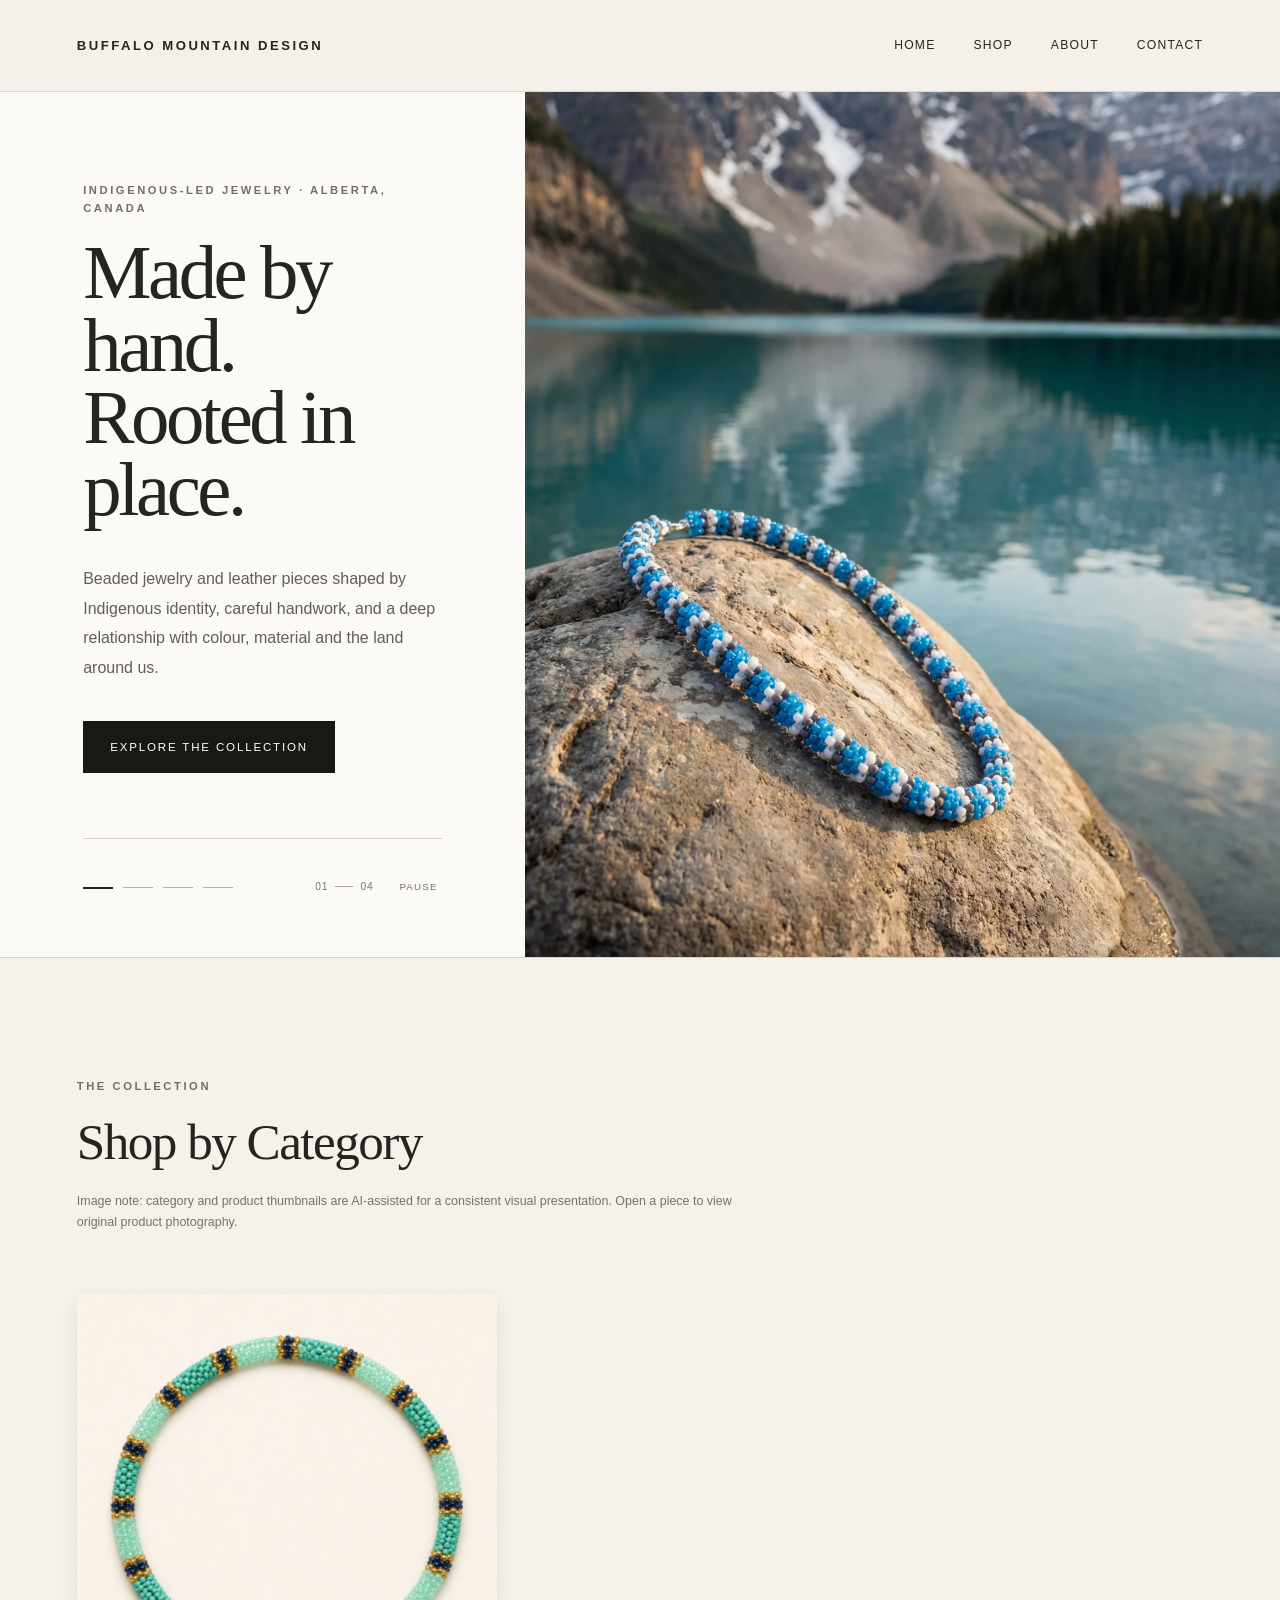
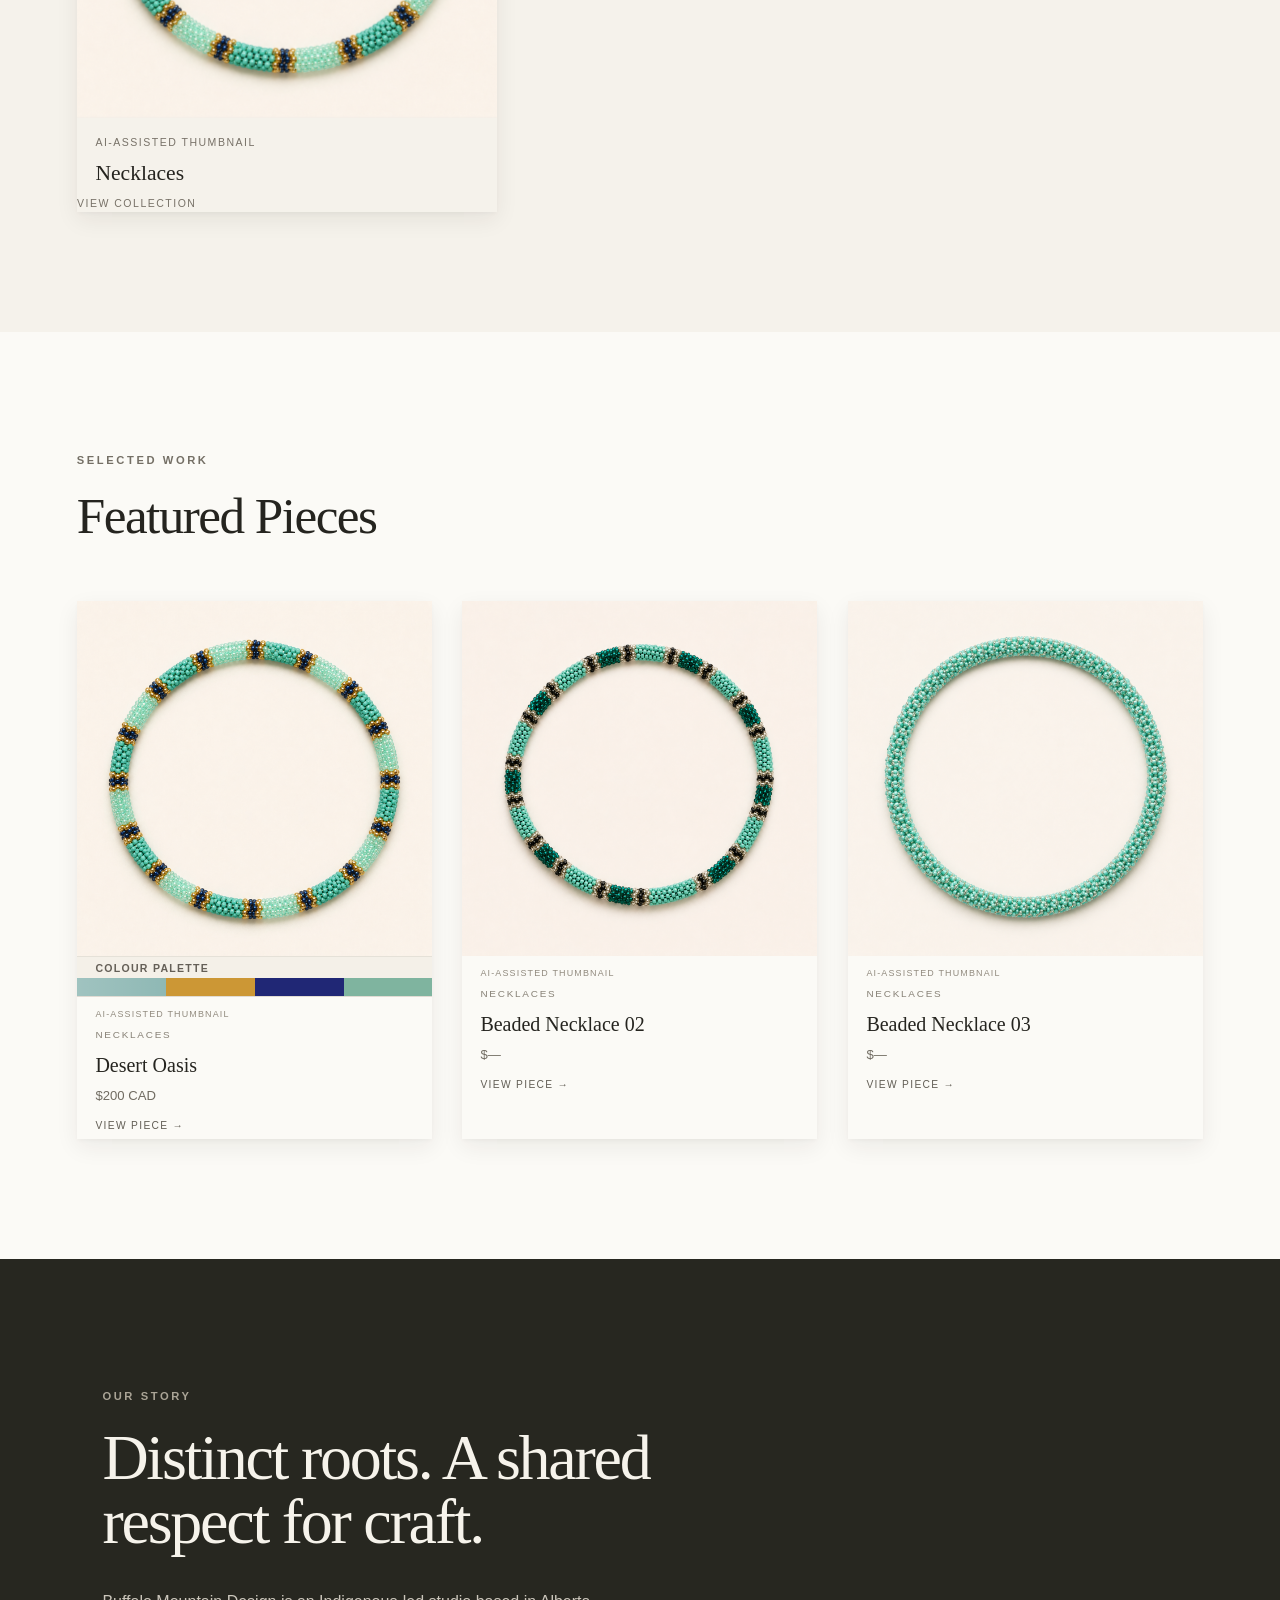
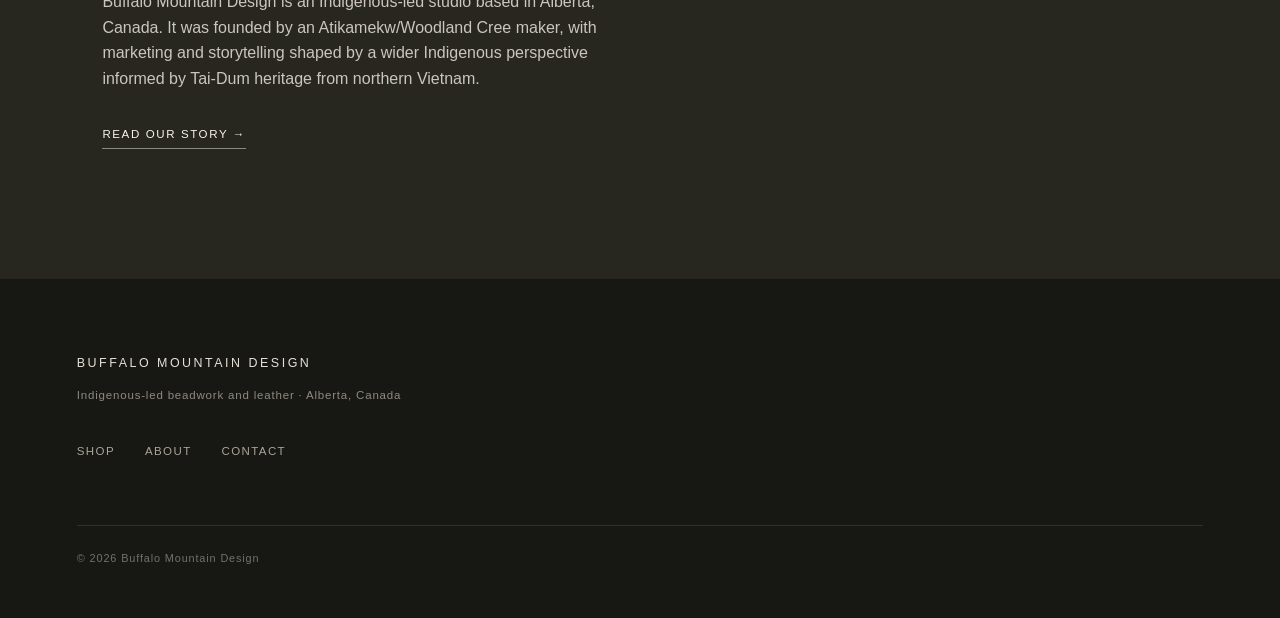
<file: index.html>
<!DOCTYPE html>
<html lang="en">
<head>
    <meta charset="UTF-8">
    <meta name="viewport" content="width=device-width, initial-scale=1.0">

    <title>Buffalo Mountain Design | Indigenous-Led Jewelry in Alberta</title>

    <meta
        name="description"
        content="Buffalo Mountain Design is an Indigenous-led studio based in Alberta, Canada, creating beaded jewelry and leather pieces shaped by Atikamekw/Woodland Cree roots and a wider Indigenous perspective informed by Tai-Dum heritage from northern Vietnam.">

    <link rel="stylesheet" href="style.css">
    <script src="hero.js" defer></script>
    <script src="products.js" defer></script>
    <script src="motion.js" defer></script>
</head>

<body>

<header class="site-header">

    <a href="index.html" class="brand">
        BUFFALO MOUNTAIN DESIGN
    </a>

    <nav>
        <a href="index.html">Home</a>
        <a href="shop.html">Shop</a>
        <a href="about.html">About</a>
        <a href="contact.html">Contact</a>
    </nav>

</header>


<main>

    <!-- HERO CAROUSEL -->

    <section
        class="hero-carousel"
        data-hero-carousel
        role="region"
        aria-roledescription="carousel"
        aria-label="Buffalo Mountain Design featured imagery">

        <div class="hero-carousel-copy">

            <div class="ambient-beads" aria-hidden="true">
                <span class="ambient-bead ambient-bead--1"></span>
                <span class="ambient-bead ambient-bead--2"></span>
                <span class="ambient-bead ambient-bead--3"></span>
                <span class="ambient-bead ambient-bead--4"></span>
                <span class="ambient-bead ambient-bead--5"></span>
                <span class="ambient-bead ambient-bead--6"></span>
            </div>

            <div class="hero-copy-inner">

                <p class="eyebrow">
                    INDIGENOUS-LED JEWELRY · ALBERTA, CANADA
                </p>

                <h1>
                    Made by hand.<br>
                    Rooted in place.
                </h1>

                <p class="hero-description">
                    Beaded jewelry and leather pieces shaped by Indigenous
                    identity, careful handwork, and a deep relationship with
                    colour, material and the land around us.
                </p>

                <a href="shop.html" class="button">
                    Explore the Collection
                </a>

            </div>


            <div class="hero-carousel-controls">

                <div
                    class="hero-dots"
                    role="tablist"
                    aria-label="Choose hero image">

                    <button
                        class="hero-dot is-active"
                        type="button"
                        data-hero-dot="0"
                        aria-label="Show image 1"
                        aria-current="true">
                    </button>

                    <button
                        class="hero-dot"
                        type="button"
                        data-hero-dot="1"
                        aria-label="Show image 2">
                    </button>

                    <button
                        class="hero-dot"
                        type="button"
                        data-hero-dot="2"
                        aria-label="Show image 3">
                    </button>

                    <button
                        class="hero-dot"
                        type="button"
                        data-hero-dot="3"
                        aria-label="Show image 4">
                    </button>

                </div>


                <div class="hero-carousel-actions">

                    <span
                        class="hero-counter"
                        aria-live="polite">

                        <span data-hero-current>01</span>
                        <span class="hero-counter-line"></span>
                        <span>04</span>

                    </span>

                    <button
                        class="hero-pause"
                        type="button"
                        data-hero-pause
                        aria-label="Pause carousel">
                        Pause
                    </button>

                </div>

            </div>

        </div>


        <div class="hero-carousel-visual">

            <figure
                class="hero-slide hero-slide--lake is-active"
                data-hero-slide
                aria-hidden="false">

                <img
                    src="assets/images/hero-1.webp"
                    alt="Blue, white and gray beaded necklace displayed beside a mountain lake"
                    fetchpriority="high">

            </figure>


            <figure
                class="hero-slide hero-slide--meadow-soft"
                data-hero-slide
                aria-hidden="true">

                <img
                    src="assets/images/hero-2.webp"
                    alt="Light blue beaded necklace suspended among softly lit wildflowers"
                    loading="lazy">

            </figure>


            <figure
                class="hero-slide hero-slide--meadow-vivid"
                data-hero-slide
                aria-hidden="true">

                <img
                    src="assets/images/hero-3.webp"
                    alt="Blue beaded necklace suspended in a vivid sunlit meadow"
                    loading="lazy">

            </figure>


            <figure
                class="hero-slide hero-slide--serpent"
                data-hero-slide
                aria-hidden="true">

                <img
                    src="assets/images/hero-4.webp"
                    alt="Turquoise beaded serpent artwork arranged on warm sandstone"
                    loading="lazy">

            </figure>

        </div>

    </section>


    <!-- CATEGORIES -->

    <section class="categories depth-section" data-reveal>

        <div class="section-heading">

            <p class="eyebrow">THE COLLECTION</p>

            <h2>Shop by Category</h2>

            <p class="image-disclosure">
                Image note: category and product thumbnails are AI-assisted
                for a consistent visual presentation. Open a piece to view
                original product photography.
            </p>

        </div>

        <div
            id="home-category-grid"
            class="category-grid">
        </div>

    </section>


    <!-- FEATURED -->

    <section class="featured depth-section" data-reveal>

        <div class="section-heading">

            <p class="eyebrow">SELECTED WORK</p>

            <h2>Featured Pieces</h2>

        </div>

        <div
            id="featured-grid"
            class="product-grid">
        </div>

    </section>


    <!-- ABOUT PREVIEW -->

    <section class="story depth-section" data-reveal>

        <div class="story-content">

            <p class="eyebrow">OUR STORY</p>

            <h2>
                Distinct roots.
                A shared respect for craft.
            </h2>

            <p>
                Buffalo Mountain Design is an Indigenous-led studio based in
                Alberta, Canada. It was founded by an Atikamekw/Woodland Cree
                maker, with marketing and storytelling shaped by a wider
                Indigenous perspective informed by Tai-Dum heritage from
                northern Vietnam.
            </p>

            <a href="about.html" class="text-link">
                Read Our Story →
            </a>

        </div>

    </section>

</main>


<footer>

    <div class="footer-brand">
        BUFFALO MOUNTAIN DESIGN
    </div>

    <p class="footer-note">
        Indigenous-led beadwork and leather · Alberta, Canada
    </p>

    <div class="footer-links">
        <a href="shop.html">Shop</a>
        <a href="about.html">About</a>
        <a href="contact.html">Contact</a>
    </div>

    <p class="copyright">
        © 2026 Buffalo Mountain Design
    </p>

</footer>

</body>
</html>
</file>
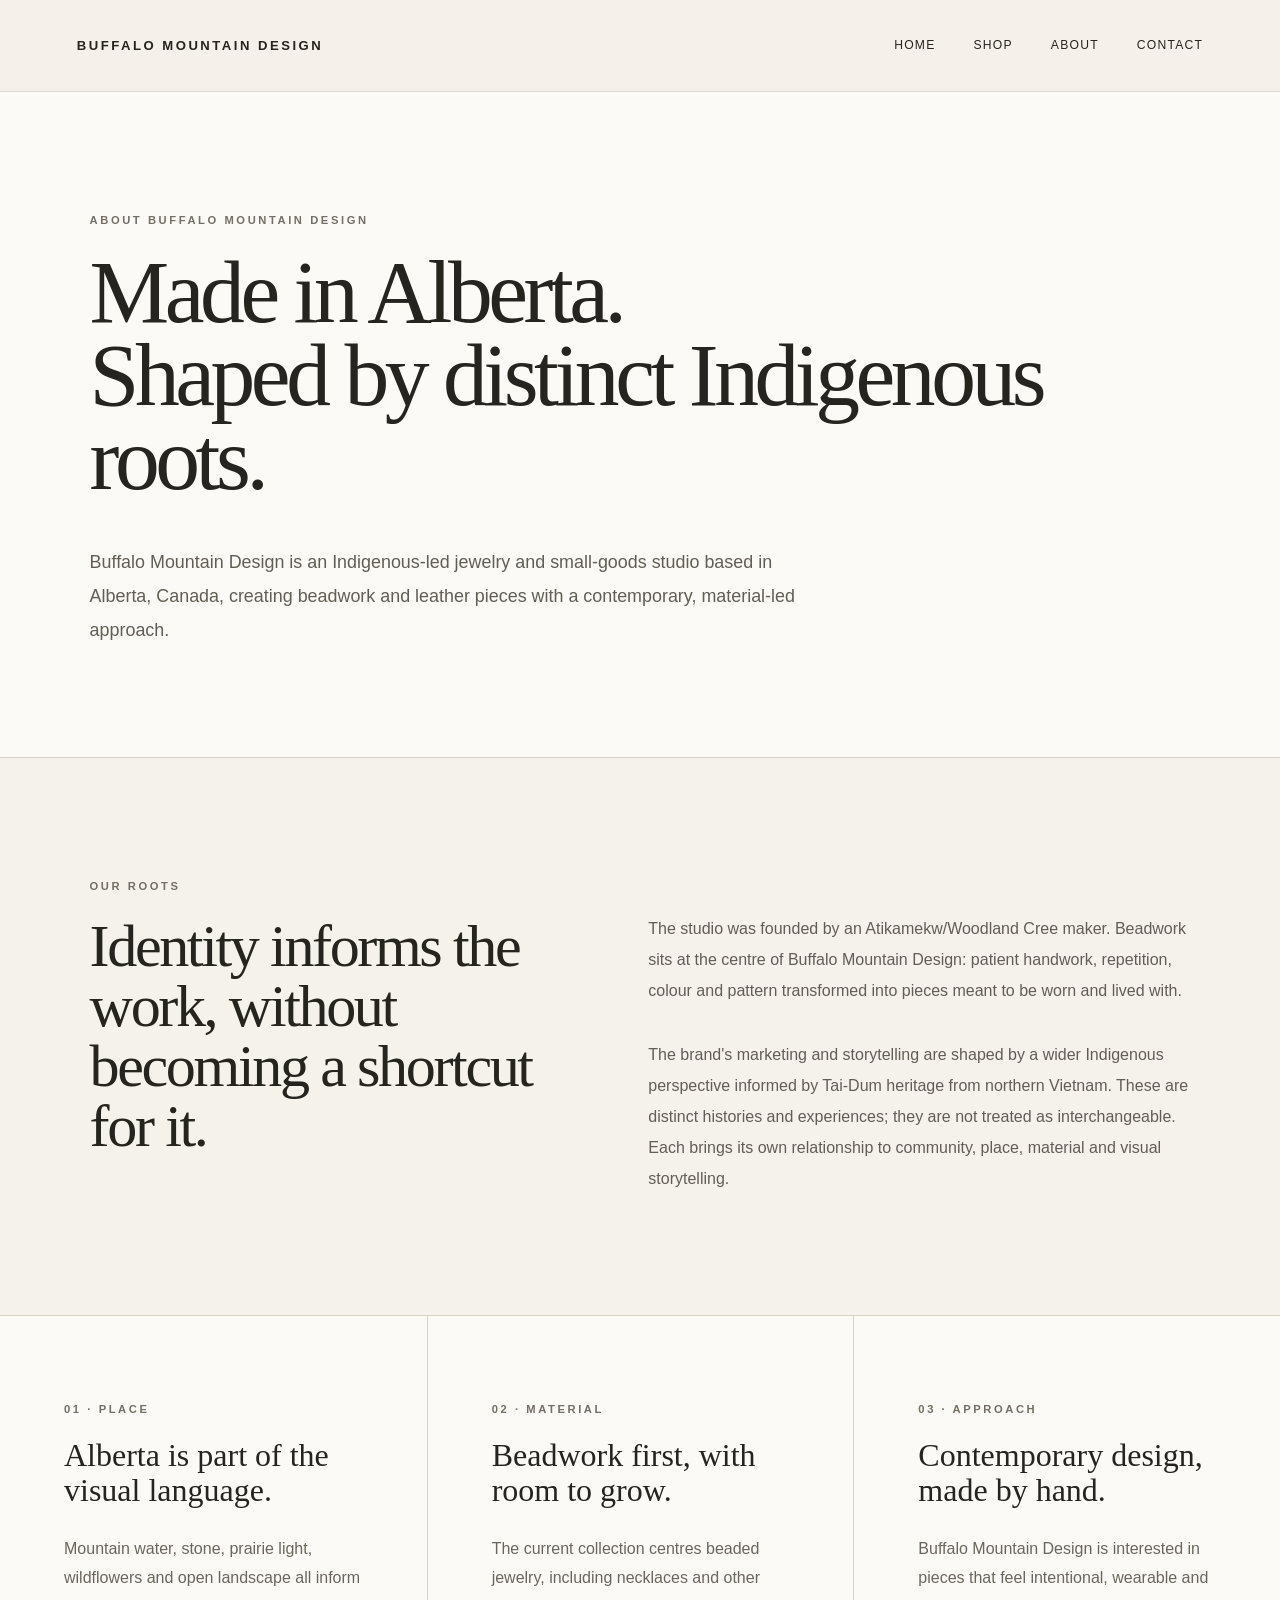
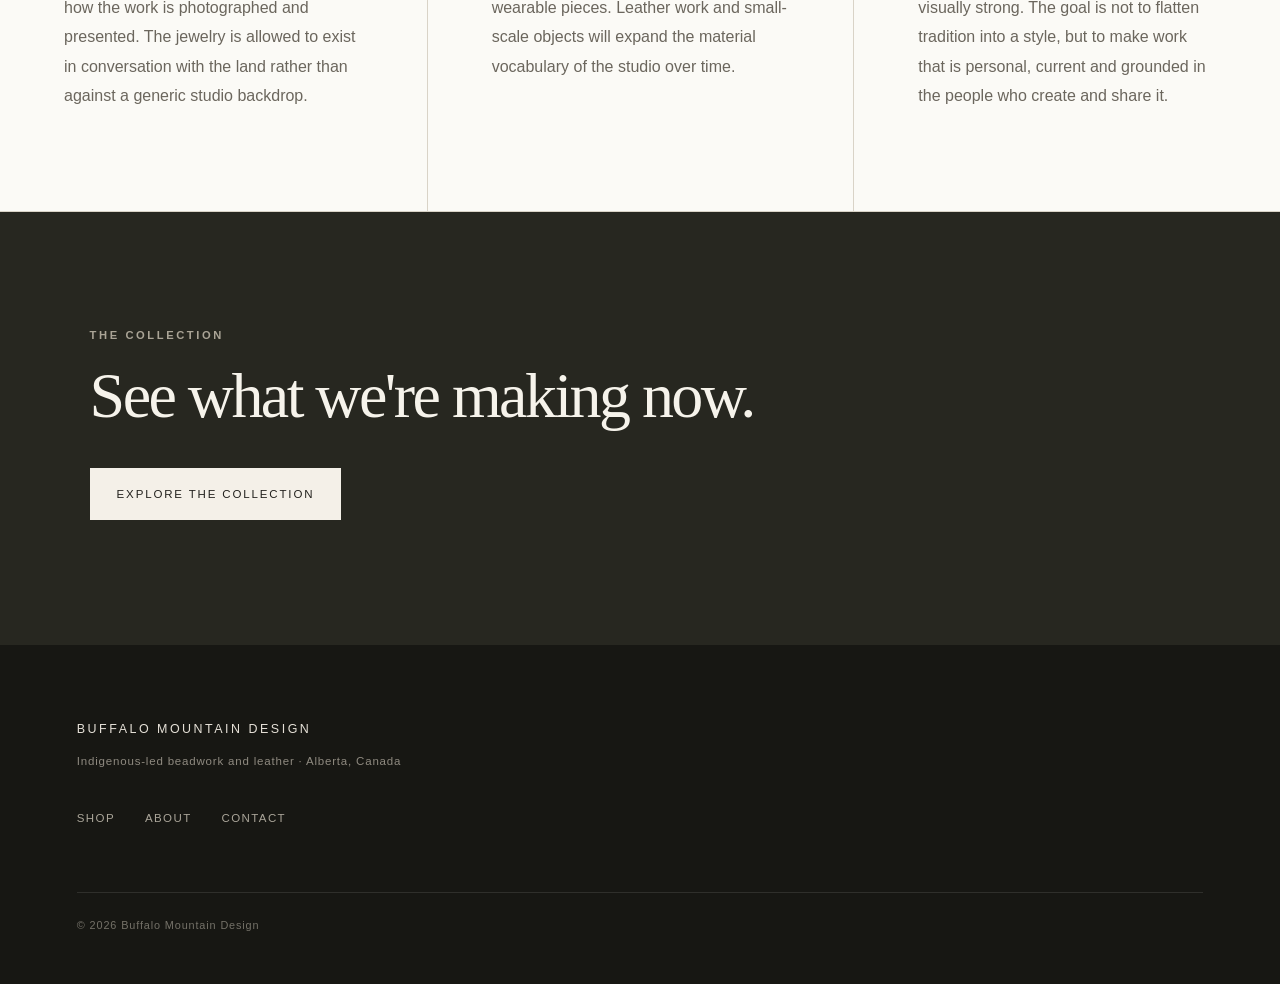
<file: about.html>
<!DOCTYPE html>
<html lang="en">

<head>
    <meta charset="UTF-8">
    <meta name="viewport" content="width=device-width, initial-scale=1.0">

    <title>About | Buffalo Mountain Design</title>

    <meta
        name="description"
        content="Learn about Buffalo Mountain Design, an Indigenous-led Alberta studio founded by an Atikamekw/Woodland Cree maker, with storytelling informed by Tai-Dum heritage from northern Vietnam.">

    <link rel="stylesheet" href="style.css">
    <script src="motion.js" defer></script>
</head>

<body>

<header class="site-header">

    <a href="index.html" class="brand">
        BUFFALO MOUNTAIN DESIGN
    </a>

    <nav>
        <a href="index.html">Home</a>
        <a href="shop.html">Shop</a>
        <a href="about.html">About</a>
        <a href="contact.html">Contact</a>
    </nav>

</header>


<main class="about-page">

    <section class="about-hero depth-section" data-reveal>

        <p class="eyebrow">
            ABOUT BUFFALO MOUNTAIN DESIGN
        </p>

        <h1>
            Made in Alberta.<br>
            Shaped by distinct Indigenous roots.
        </h1>

        <p class="about-lead">
            Buffalo Mountain Design is an Indigenous-led jewelry and
            small-goods studio based in Alberta, Canada, creating beadwork
            and leather pieces with a contemporary, material-led approach.
        </p>

    </section>


    <section class="about-roots depth-section" data-reveal>

        <div class="about-roots-heading">

            <p class="eyebrow">
                OUR ROOTS
            </p>

            <h2>
                Identity informs the work,
                without becoming a shortcut for it.
            </h2>

        </div>


        <div class="about-roots-copy">

            <p>
                The studio was founded by an Atikamekw/Woodland Cree maker.
                Beadwork sits at the centre of Buffalo Mountain Design:
                patient handwork, repetition, colour and pattern transformed
                into pieces meant to be worn and lived with.
            </p>

            <p>
                The brand's marketing and storytelling are shaped by a wider
                Indigenous perspective informed by Tai-Dum heritage from
                northern Vietnam. These are distinct histories and
                experiences; they are not treated as interchangeable. Each
                brings its own relationship to community, place, material
                and visual storytelling.
            </p>

        </div>

    </section>


    <section class="about-values depth-section" data-reveal>

        <article class="about-value">

            <p class="eyebrow">01 · PLACE</p>

            <h3>Alberta is part of the visual language.</h3>

            <p>
                Mountain water, stone, prairie light, wildflowers and open
                landscape all inform how the work is photographed and
                presented. The jewelry is allowed to exist in conversation
                with the land rather than against a generic studio backdrop.
            </p>

        </article>


        <article class="about-value">

            <p class="eyebrow">02 · MATERIAL</p>

            <h3>Beadwork first, with room to grow.</h3>

            <p>
                The current collection centres beaded jewelry, including
                necklaces and other wearable pieces. Leather work and
                small-scale objects will expand the material vocabulary of
                the studio over time.
            </p>

        </article>


        <article class="about-value">

            <p class="eyebrow">03 · APPROACH</p>

            <h3>Contemporary design, made by hand.</h3>

            <p>
                Buffalo Mountain Design is interested in pieces that feel
                intentional, wearable and visually strong. The goal is not
                to flatten tradition into a style, but to make work that is
                personal, current and grounded in the people who create and
                share it.
            </p>

        </article>

    </section>


    <section class="about-cta depth-section" data-reveal>

        <p class="eyebrow">
            THE COLLECTION
        </p>

        <h2>
            See what we're making now.
        </h2>

        <a href="shop.html" class="button">
            Explore the Collection
        </a>

    </section>

</main>


<footer>

    <div class="footer-brand">
        BUFFALO MOUNTAIN DESIGN
    </div>

    <p class="footer-note">
        Indigenous-led beadwork and leather · Alberta, Canada
    </p>

    <div class="footer-links">
        <a href="shop.html">Shop</a>
        <a href="about.html">About</a>
        <a href="contact.html">Contact</a>
    </div>

    <p class="copyright">
        © 2026 Buffalo Mountain Design
    </p>

</footer>

</body>
</html>
</file>
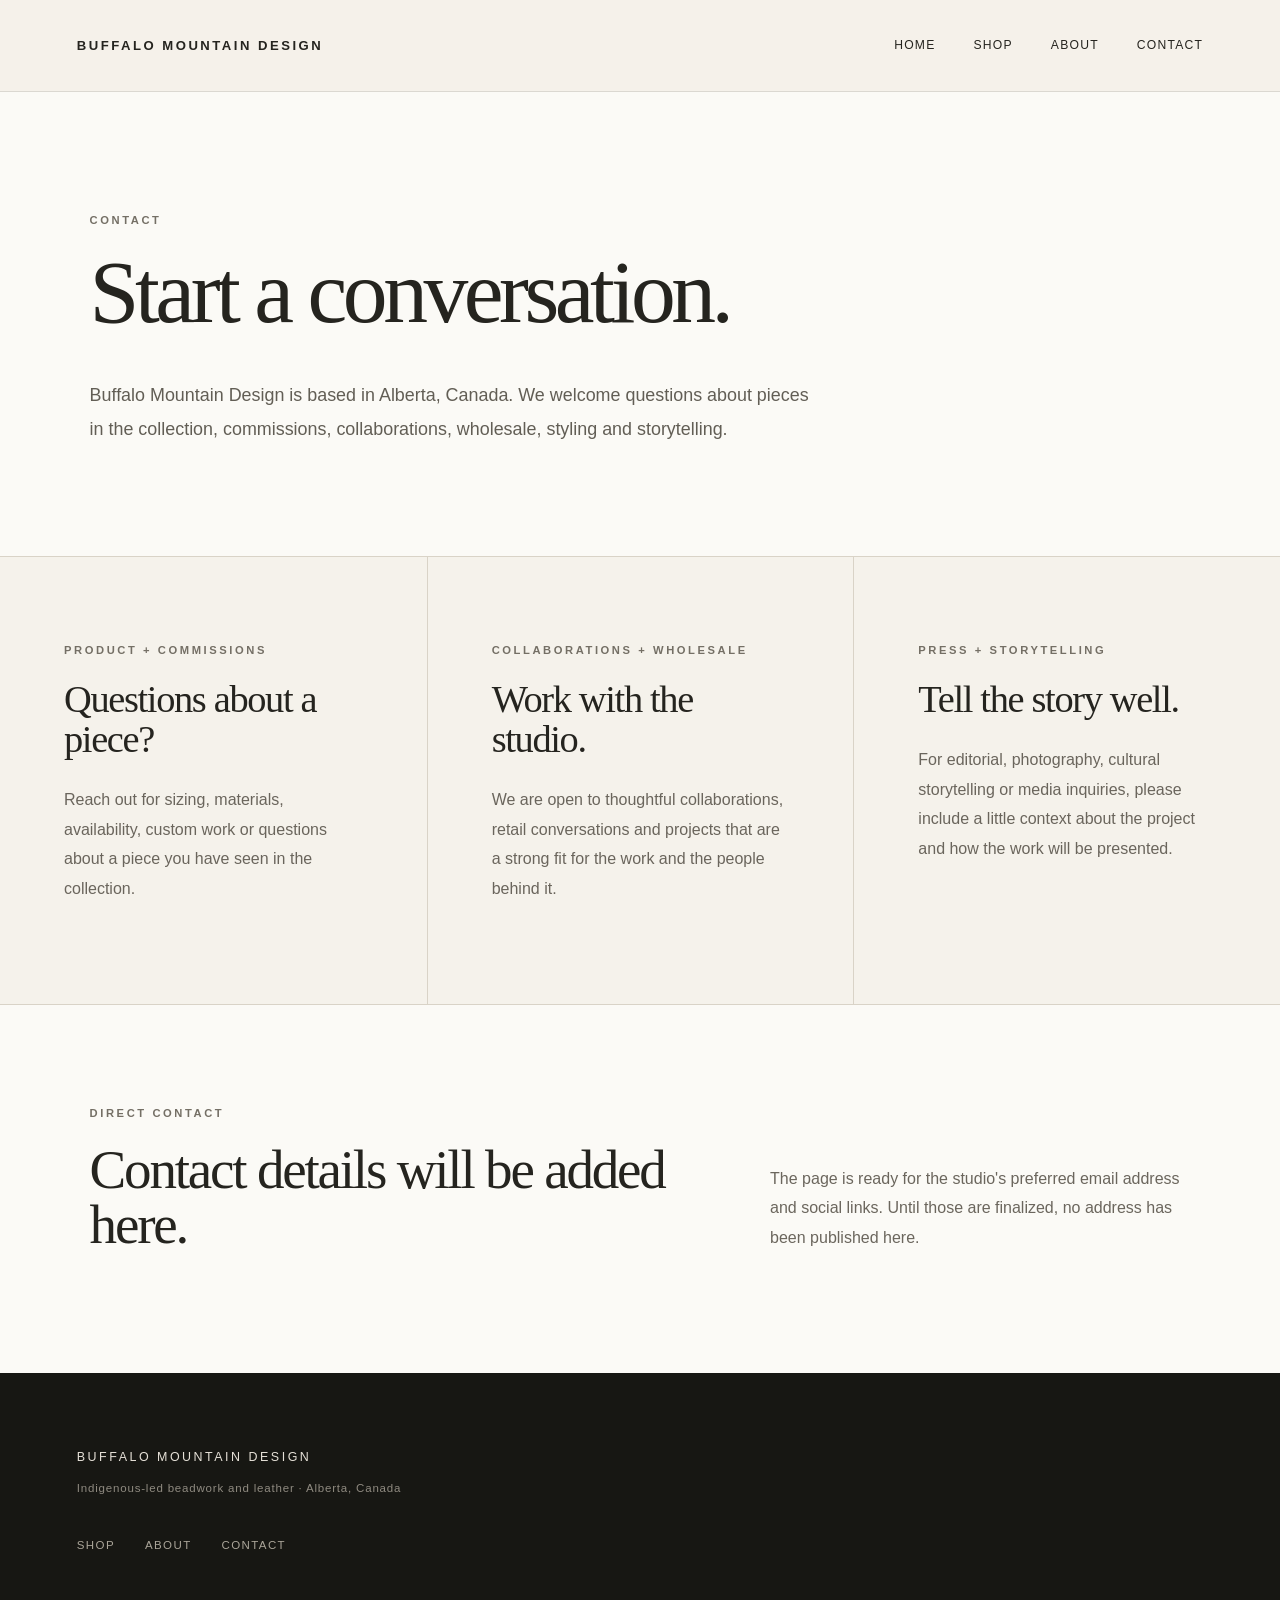
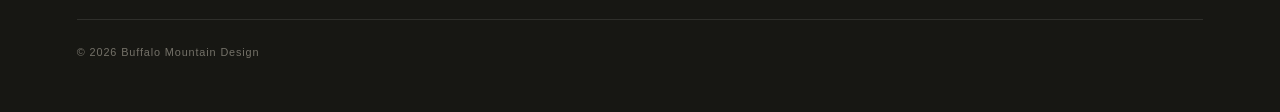
<file: contact.html>
<!DOCTYPE html>
<html lang="en">

<head>
    <meta charset="UTF-8">
    <meta name="viewport" content="width=device-width, initial-scale=1.0">

    <title>Contact | Buffalo Mountain Design</title>

    <meta
        name="description"
        content="Contact Buffalo Mountain Design for product questions, commissions, collaborations, wholesale and other inquiries.">

    <link rel="stylesheet" href="style.css">
    <script src="motion.js" defer></script>
</head>

<body>

<header class="site-header">

    <a href="index.html" class="brand">
        BUFFALO MOUNTAIN DESIGN
    </a>

    <nav>
        <a href="index.html">Home</a>
        <a href="shop.html">Shop</a>
        <a href="about.html">About</a>
        <a href="contact.html">Contact</a>
    </nav>

</header>


<main class="contact-page">

    <section class="contact-hero depth-section" data-reveal>

        <p class="eyebrow">
            CONTACT
        </p>

        <h1>
            Start a conversation.
        </h1>

        <p class="contact-lead">
            Buffalo Mountain Design is based in Alberta, Canada. We welcome
            questions about pieces in the collection, commissions,
            collaborations, wholesale, styling and storytelling.
        </p>

    </section>


    <section class="contact-grid depth-section" data-reveal>

        <article class="contact-card">

            <p class="eyebrow">
                PRODUCT + COMMISSIONS
            </p>

            <h2>
                Questions about a piece?
            </h2>

            <p>
                Reach out for sizing, materials, availability, custom work
                or questions about a piece you have seen in the collection.
            </p>

        </article>


        <article class="contact-card">

            <p class="eyebrow">
                COLLABORATIONS + WHOLESALE
            </p>

            <h2>
                Work with the studio.
            </h2>

            <p>
                We are open to thoughtful collaborations, retail
                conversations and projects that are a strong fit for the
                work and the people behind it.
            </p>

        </article>


        <article class="contact-card">

            <p class="eyebrow">
                PRESS + STORYTELLING
            </p>

            <h2>
                Tell the story well.
            </h2>

            <p>
                For editorial, photography, cultural storytelling or media
                inquiries, please include a little context about the project
                and how the work will be presented.
            </p>

        </article>

    </section>


    <section class="contact-details depth-section" data-reveal>

        <div>

            <p class="eyebrow">
                DIRECT CONTACT
            </p>

            <h2>
                Contact details will be added here.
            </h2>

        </div>

        <p>
            The page is ready for the studio's preferred email address and
            social links. Until those are finalized, no address has been
            published here.
        </p>

    </section>

</main>


<footer>

    <div class="footer-brand">
        BUFFALO MOUNTAIN DESIGN
    </div>

    <p class="footer-note">
        Indigenous-led beadwork and leather · Alberta, Canada
    </p>

    <div class="footer-links">
        <a href="shop.html">Shop</a>
        <a href="about.html">About</a>
        <a href="contact.html">Contact</a>
    </div>

    <p class="copyright">
        © 2026 Buffalo Mountain Design
    </p>

</footer>

</body>
</html>
</file>
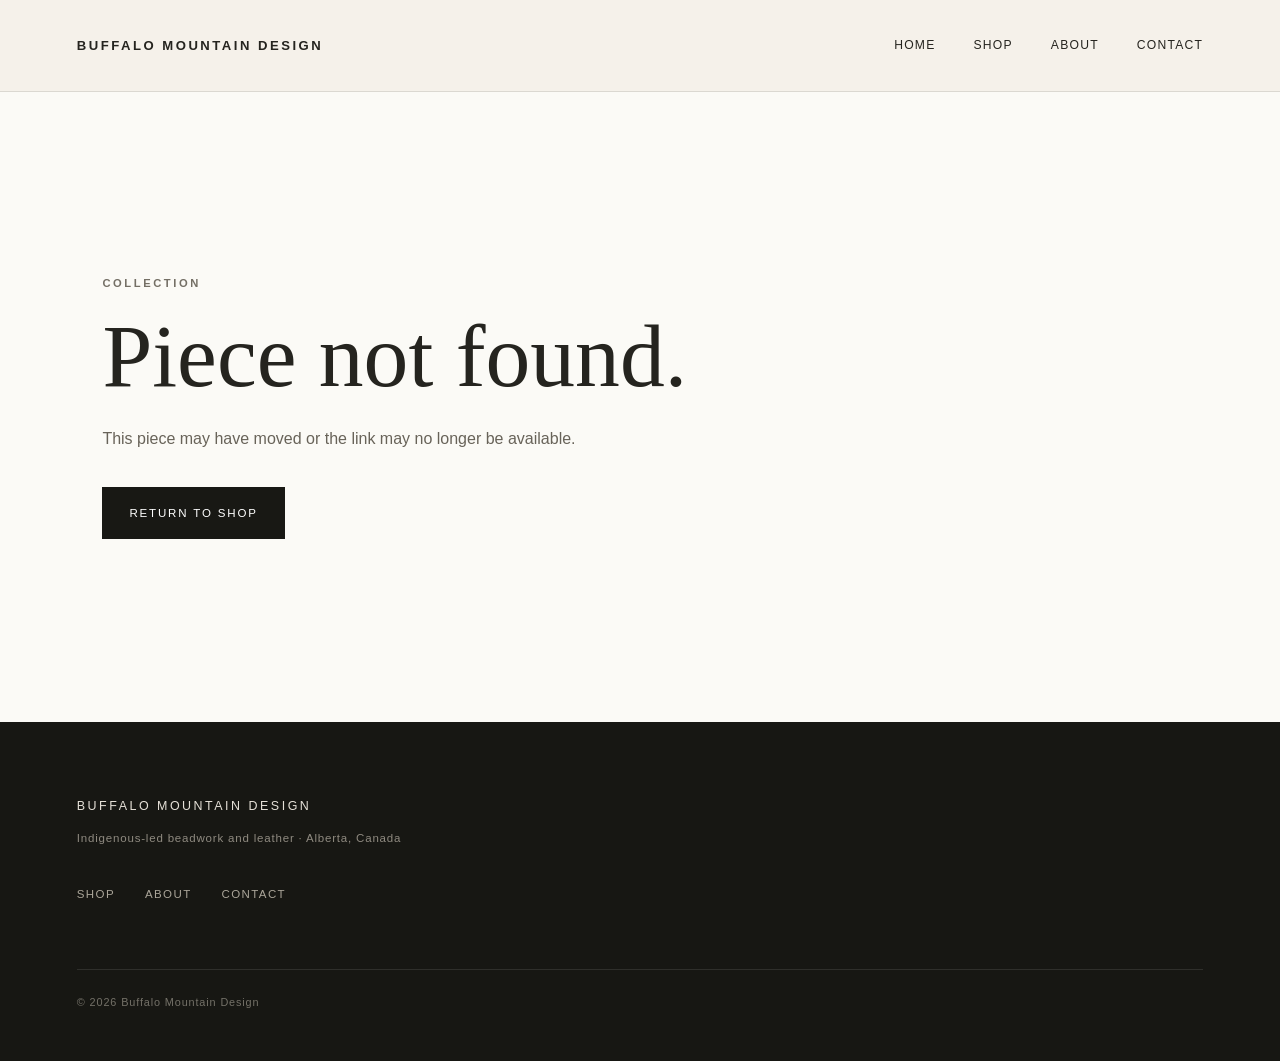
<file: product.html>
<!DOCTYPE html>
<html lang="en">

<head>
    <meta charset="UTF-8">
    <meta name="viewport" content="width=device-width, initial-scale=1.0">

    <title>Piece | Buffalo Mountain Design</title>

    <link rel="stylesheet" href="style.css">
    <script src="motion.js" defer></script>
    <script src="products.js" defer></script>
</head>

<body>

<header class="site-header">

    <a href="index.html" class="brand">
        BUFFALO MOUNTAIN DESIGN
    </a>

    <nav>
        <a href="index.html">Home</a>
        <a href="shop.html">Shop</a>
        <a href="about.html">About</a>
        <a href="contact.html">Contact</a>
    </nav>

</header>


<main class="product-page depth-section" data-reveal>

    <div id="product-detail"></div>

</main>


<footer>

    <div class="footer-brand">
        BUFFALO MOUNTAIN DESIGN
    </div>

    <p class="footer-note">
        Indigenous-led beadwork and leather · Alberta, Canada
    </p>

    <div class="footer-links">
        <a href="shop.html">Shop</a>
        <a href="about.html">About</a>
        <a href="contact.html">Contact</a>
    </div>

    <p class="copyright">
        © 2026 Buffalo Mountain Design
    </p>

</footer>

</body>
</html>
</file>
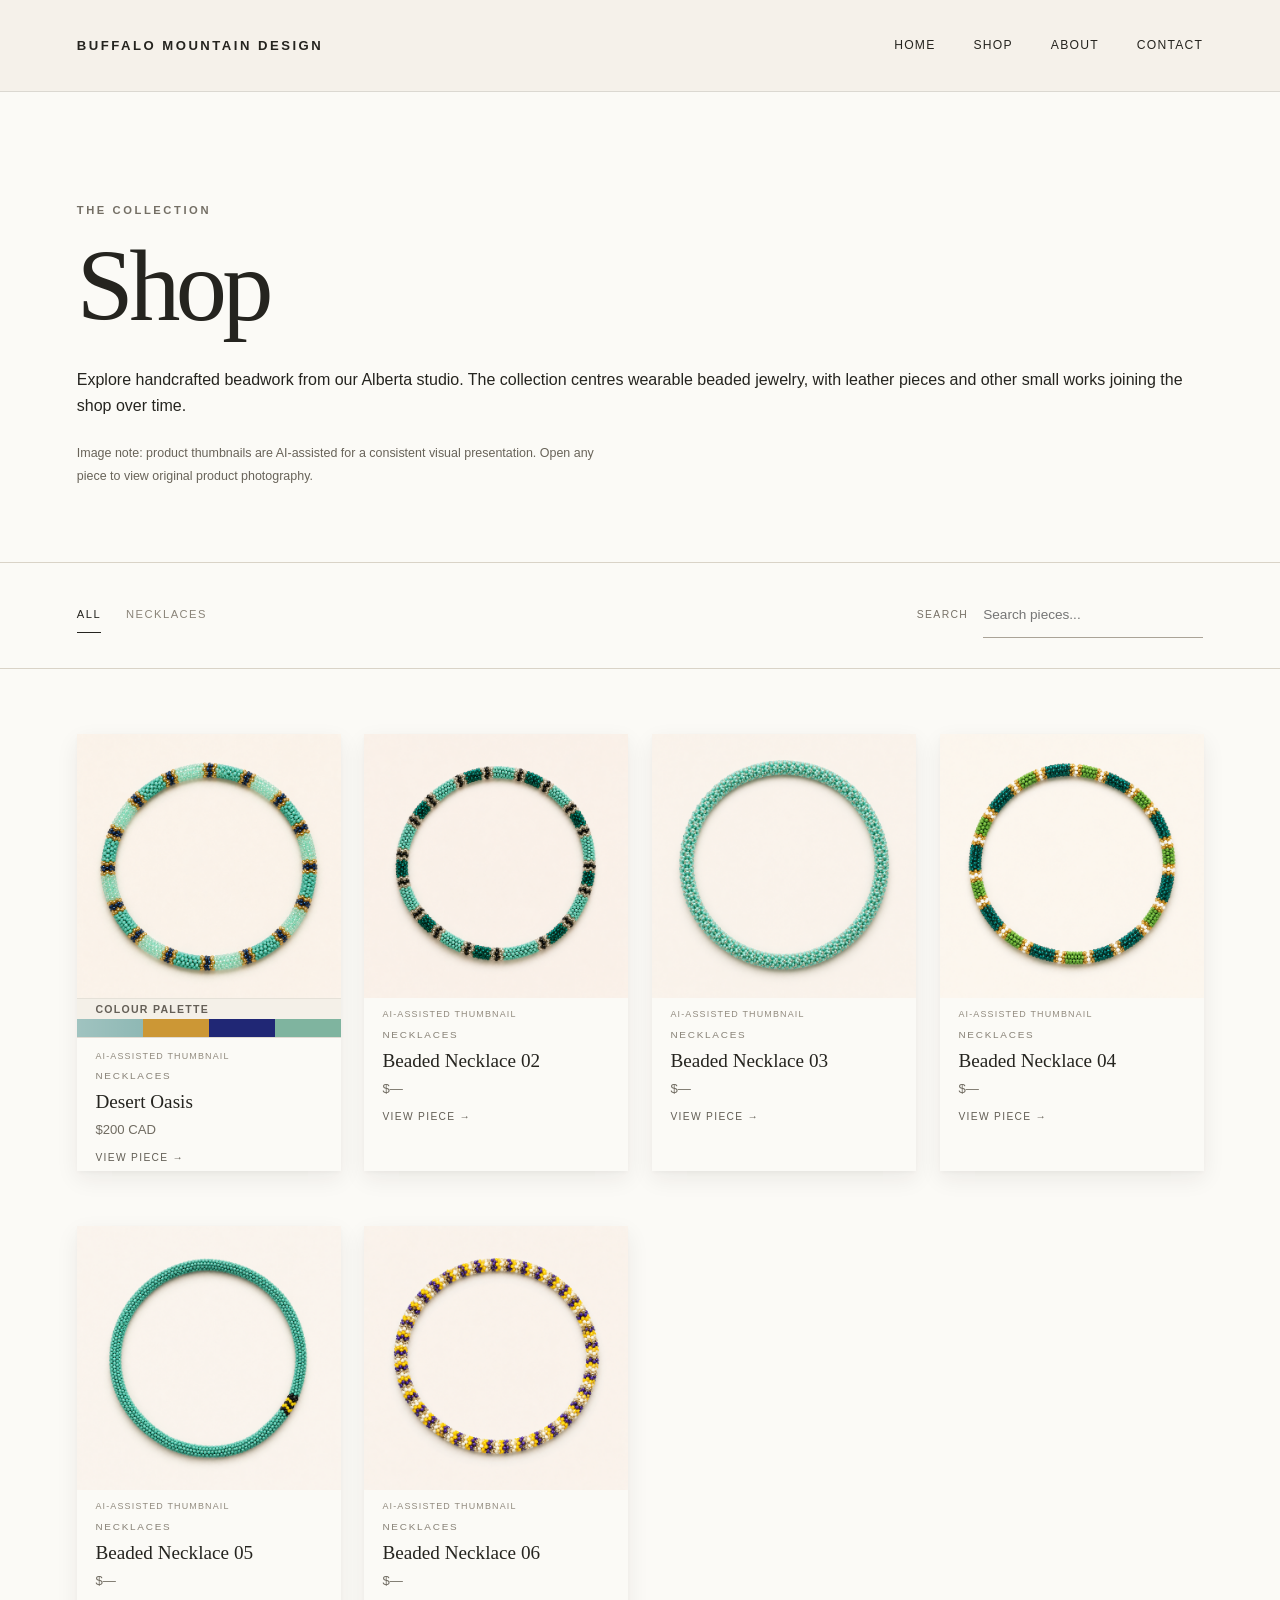
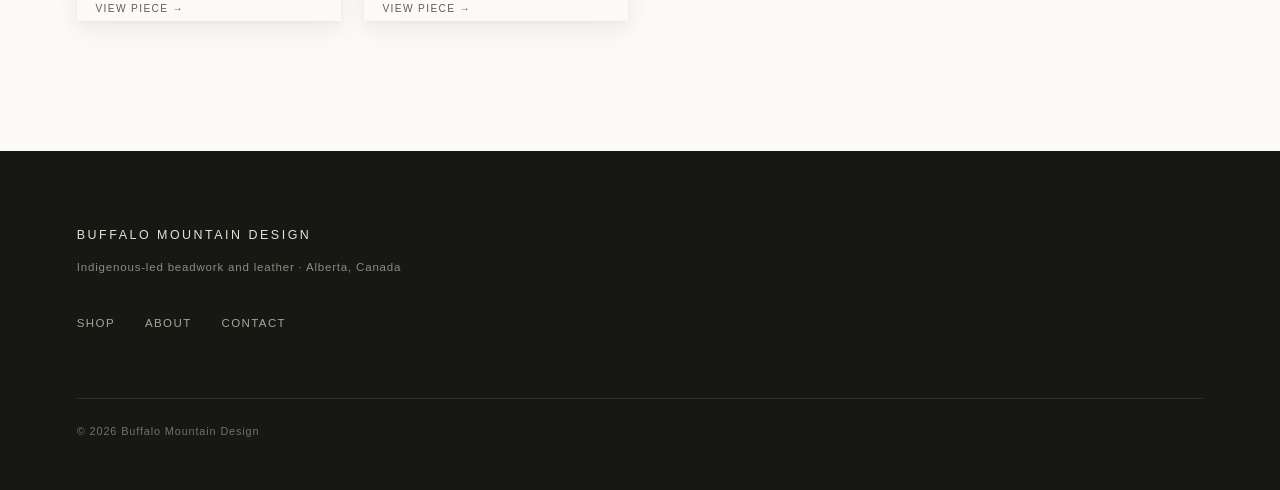
<file: shop.html>
<!DOCTYPE html>
<html lang="en">

<head>
    <meta charset="UTF-8">
    <meta name="viewport" content="width=device-width, initial-scale=1.0">

    <title>Shop | Buffalo Mountain Design</title>

    <meta
        name="description"
        content="Shop handcrafted beadwork from Buffalo Mountain Design, an Indigenous-led jewelry studio based in Alberta, Canada.">

    <link rel="stylesheet" href="style.css">
    <script src="motion.js" defer></script>
    <script src="products.js" defer></script>
</head>

<body>

<header class="site-header">

    <a href="index.html" class="brand">
        BUFFALO MOUNTAIN DESIGN
    </a>

    <nav>
        <a href="index.html">Home</a>
        <a href="shop.html">Shop</a>
        <a href="about.html">About</a>
        <a href="contact.html">Contact</a>
    </nav>

</header>


<main class="shop-page">

    <section class="shop-intro depth-section" data-reveal>

        <p class="eyebrow">THE COLLECTION</p>

        <h1>Shop</h1>

        <p>
            Explore handcrafted beadwork from our Alberta studio. The
            collection centres wearable beaded jewelry, with leather pieces
            and other small works joining the shop over time.
        </p>

        <p class="image-disclosure shop-image-disclosure">
            Image note: product thumbnails are AI-assisted for a consistent
            visual presentation. Open any piece to view original product
            photography.
        </p>

    </section>


    <section class="shop-controls">

        <div class="filter-buttons">

            <button
                class="filter-button active"
                data-filter="all"
                type="button">
                All
            </button>

            <button
                class="filter-button"
                data-filter="earrings"
                type="button">
                Earrings
            </button>

            <button
                class="filter-button"
                data-filter="necklaces"
                type="button">
                Necklaces
            </button>

            <button
                class="filter-button"
                data-filter="bracelets"
                type="button">
                Bracelets
            </button>

            <button
                class="filter-button"
                data-filter="leather"
                type="button">
                Leather
            </button>

            <button
                class="filter-button"
                data-filter="art"
                type="button">
                Art + Other
            </button>

        </div>


        <div class="shop-search">

            <label for="product-search">
                Search
            </label>

            <input
                id="product-search"
                type="search"
                placeholder="Search pieces..."
                autocomplete="off">

        </div>

    </section>


    <section class="shop-results depth-section" data-reveal>

        <div
            id="product-grid"
            class="shop-product-grid">
        </div>

        <p
            id="shop-empty"
            class="shop-empty"
            hidden>
            No pieces match your search.
        </p>

    </section>

</main>


<footer>

    <div class="footer-brand">
        BUFFALO MOUNTAIN DESIGN
    </div>

    <p class="footer-note">
        Indigenous-led beadwork and leather · Alberta, Canada
    </p>

    <div class="footer-links">
        <a href="shop.html">Shop</a>
        <a href="about.html">About</a>
        <a href="contact.html">Contact</a>
    </div>

    <p class="copyright">
        © 2026 Buffalo Mountain Design
    </p>

</footer>

</body>
</html>
</file>
<file: style.css>
/* =========================================================
   BUFFALO MOUNTAIN DESIGN
   Main Stylesheet
   ========================================================= */


/* ---------- RESET ---------- */

* {
    margin: 0;
    padding: 0;
    box-sizing: border-box;
}

html {
    scroll-behavior: smooth;
}

body {
    background: #f5f2eb;
    color: #25241f;
    font-family: Arial, Helvetica, sans-serif;
    line-height: 1.6;
}

a {
    color: inherit;
    text-decoration: none;
}

img {
    width: 100%;
    display: block;
}

button,
input {
    font: inherit;
}


/* ---------- GLOBAL ---------- */

:root {
    --cream: #f5f2eb;
    --warm-white: #fbfaf6;
    --charcoal: #25241f;
    --soft-black: #181814;
    --stone: #a39b8c;
    --line: #d9d3c7;
    --accent: #725b3e;
}

.eyebrow {
    font-size: 0.7rem;
    letter-spacing: 0.23em;
    text-transform: uppercase;
    font-weight: 600;
    color: #746f65;
    margin-bottom: 20px;
}

h1,
h2,
h3 {
    font-weight: 400;
}

h1,
h2 {
    font-family: Georgia, "Times New Roman", serif;
}


/* ---------- HEADER ---------- */

.site-header {
    width: 100%;
    min-height: 92px;
    display: flex;
    align-items: center;
    justify-content: space-between;
    padding: 0 6vw;
    border-bottom: 1px solid rgba(37, 36, 31, 0.12);
    background: rgba(245, 242, 235, 0.96);
    position: relative;
    z-index: 10;
}

.brand {
    font-size: 0.82rem;
    letter-spacing: 0.19em;
    font-weight: 600;
}

.site-header nav {
    display: flex;
    gap: 38px;
}

.site-header nav a {
    font-size: 0.76rem;
    letter-spacing: 0.1em;
    text-transform: uppercase;
    position: relative;
}

.site-header nav a::after {
    content: "";
    position: absolute;
    left: 0;
    bottom: -8px;
    width: 0;
    height: 1px;
    background: var(--charcoal);
    transition: width 0.3s ease;
}

.site-header nav a:hover::after {
    width: 100%;
}


/* =========================================================
   HERO CAROUSEL
   ========================================================= */

.hero-carousel {
    display: grid;
    grid-template-columns:
        minmax(390px, 0.82fr)
        minmax(0, 1.18fr);
    min-height: 720px;
    background: var(--warm-white);
    border-bottom: 1px solid var(--line);
}

.hero-carousel-copy {
    min-width: 0;
    display: flex;
    flex-direction: column;
    justify-content: space-between;
    padding:
        clamp(70px, 7vw, 120px)
        clamp(42px, 6.5vw, 105px)
        48px;
}

.hero-copy-inner {
    max-width: 690px;
    margin: auto 0;
}

.hero-carousel h1 {
    font-size: clamp(3.7rem, 6vw, 7rem);
    line-height: 0.94;
    letter-spacing: -0.045em;
    margin-bottom: 38px;
}

.hero-description {
    max-width: 520px;
    font-size: 1rem;
    line-height: 1.85;
    color: #625e55;
    margin-bottom: 38px;
}

.button {
    display: inline-block;
    background: var(--soft-black);
    color: #fff;
    padding: 17px 27px;
    font-size: 0.72rem;
    letter-spacing: 0.16em;
    text-transform: uppercase;
    transition:
        background 0.3s ease,
        transform 0.3s ease;
}

.button:hover {
    background: var(--accent);
    transform: translateY(-2px);
}


/* ---------- HERO VISUAL ---------- */

.hero-carousel-visual {
    min-width: 0;
    min-height: 720px;
    position: relative;
    overflow: hidden;
    background: #d3cec2;
}

.hero-slide {
    position: absolute;
    inset: 0;
    opacity: 0;
    pointer-events: none;
    transition: opacity 1s ease;
}

.hero-slide.is-active {
    opacity: 1;
    z-index: 1;
}

.hero-slide img {
    width: 100%;
    height: 100%;
    object-fit: cover;
    transform: scale(1.035);
    transition: transform 7s ease;
}

.hero-slide.is-active img {
    transform: scale(1);
}

.hero-slide--lake img {
    object-position: 50% 57%;
}

.hero-slide--meadow-soft img,
.hero-slide--meadow-vivid img {
    object-position: 50% 49%;
}

.hero-slide--serpent img {
    object-position: 50% 47%;
}


/* ---------- HERO CONTROLS ---------- */

.hero-carousel-controls {
    display: flex;
    align-items: center;
    justify-content: space-between;
    gap: 28px;
    margin-top: 65px;
    padding-top: 26px;
    border-top: 1px solid var(--line);
}

.hero-dots {
    display: flex;
    align-items: center;
    gap: 10px;
}

.hero-dot {
    width: 30px;
    height: 44px;
    padding: 0;
    position: relative;
    border: none;
    background: transparent;
    cursor: pointer;
}

.hero-dot::before {
    content: "";
    position: absolute;
    left: 0;
    top: 50%;
    width: 100%;
    height: 1px;
    background: #b9b2a5;
    transition:
        height 0.25s ease,
        background 0.25s ease;
}

.hero-dot.is-active::before {
    height: 2px;
    background: var(--charcoal);
}

.hero-carousel-actions {
    display: flex;
    align-items: center;
    gap: 18px;
}

.hero-counter {
    display: flex;
    align-items: center;
    gap: 7px;
    margin-right: 4px;
    font-size: 0.64rem;
    letter-spacing: 0.08em;
    color: #7d776d;
}

.hero-counter-line {
    width: 18px;
    height: 1px;
    background: #aaa397;
}

.hero-pause {
    min-height: 44px;
    padding: 0 4px;
    border: none;
    border-bottom: 1px solid transparent;
    background: transparent;
    color: #777167;
    cursor: pointer;
    font-size: 0.61rem;
    letter-spacing: 0.12em;
    text-transform: uppercase;
}

.hero-pause:hover {
    color: var(--charcoal);
    border-bottom-color: var(--charcoal);
}

.hero-dot:focus-visible,
.hero-pause:focus-visible,
.button:focus-visible,
a:focus-visible {
    outline: 2px solid var(--charcoal);
    outline-offset: 4px;
}


/* ---------- GENERAL SECTION ---------- */

.categories,
.featured {
    padding: 120px 6vw;
}

.section-heading {
    margin-bottom: 60px;
}

.section-heading h2 {
    font-size: clamp(2.4rem, 4vw, 4.5rem);
    line-height: 1;
    letter-spacing: -0.03em;
}

.image-disclosure {
    max-width: 680px;
    margin-top: 24px;
    font-size: 0.78rem;
    line-height: 1.7;
    color: #777167;
}

.shop-image-disclosure {
    margin-top: 24px;
}

.thumbnail-note {
    margin: -7px 0 8px;
    font-size: 0.56rem;
    line-height: 1.4;
    letter-spacing: 0.13em;
    text-transform: uppercase;
    color: #918a7e;
}


/* ---------- CATEGORY GRID ---------- */

.categories {
    background: var(--cream);
}

.category-grid {
    display: grid;
    grid-template-columns: repeat(4, 1fr);
    gap: 22px;
}

.category-card {
    display: block;
}

.category-image {
    aspect-ratio: 1 / 1;
    margin-bottom: 22px;
    overflow: hidden;
    background: #f4f0e8;
    transition:
        transform 0.4s ease,
        opacity 0.4s ease;
}

.category-image img {
    width: 100%;
    height: 100%;
    object-fit: contain;
    object-position: center;
    display: block;
}

.category-card:hover .category-image {
    transform: translateY(-5px);
}

.category-card h3 {
    font-family: Georgia, "Times New Roman", serif;
    font-size: 1.35rem;
    margin-bottom: 5px;
}

.category-card p {
    font-size: 0.66rem;
    letter-spacing: 0.14em;
    text-transform: uppercase;
    color: #787268;
}


/* ---------- FEATURED PRODUCTS ---------- */

.featured {
    background: var(--warm-white);
}

.product-grid {
    display: grid;
    grid-template-columns: repeat(3, 1fr);
    gap: 30px;
}

.product-card {
    min-width: 0;
}

.product-card-link {
    display: block;
}

.product-image {
    aspect-ratio: 1 / 1;
    margin-bottom: 22px;
    overflow: hidden;
    background: #f4f0e8;
    transition: transform 0.35s ease;
}

.product-image img {
    width: 100%;
    height: 100%;
    object-fit: contain;
    object-position: center;
    display: block;
}

.product-card:hover .product-image {
    transform: translateY(-5px);
}

.product-category {
    font-size: 0.62rem;
    letter-spacing: 0.18em;
    text-transform: uppercase;
    color: #878176;
    margin-bottom: 6px;
}

.product-card h3 {
    font-family: Georgia, "Times New Roman", serif;
    font-size: 1.25rem;
    margin-bottom: 4px;
}

.product-price {
    font-size: 0.82rem;
    color: #706b61;
}

.view-piece {
    display: inline-block;
    margin-top: 12px;
    padding-bottom: 3px;
    border-bottom: 1px solid transparent;
    font-size: 0.64rem;
    letter-spacing: 0.13em;
    text-transform: uppercase;
    color: #625e55;
    transition:
        border-color 0.3s ease,
        color 0.3s ease;
}

.product-card-link:hover .view-piece {
    color: var(--charcoal);
    border-bottom-color: var(--charcoal);
}


/* ---------- STORY ---------- */

.story {
    min-height: 620px;
    display: flex;
    align-items: center;
    padding: 120px 8vw;
    background: #272720;
    color: #f6f3eb;
}

.story-content {
    max-width: 720px;
}

.story .eyebrow {
    color: #aaa496;
}

.story h2 {
    font-size: clamp(2.7rem, 5vw, 5.5rem);
    line-height: 1;
    letter-spacing: -0.035em;
    margin-bottom: 35px;
}

.story p:not(.eyebrow) {
    max-width: 540px;
    color: #cbc6bb;
    margin-bottom: 28px;
}

.text-link {
    display: inline-block;
    font-size: 0.72rem;
    letter-spacing: 0.14em;
    text-transform: uppercase;
    border-bottom: 1px solid rgba(255,255,255,0.45);
    padding-bottom: 5px;
    transition: border-color 0.3s ease;
}

.text-link:hover {
    border-color: #fff;
}


/* ---------- FOOTER ---------- */

footer {
    padding: 75px 6vw 50px;
    background: #171713;
    color: #e5e0d7;
}

.footer-brand {
    font-size: 0.78rem;
    letter-spacing: 0.2em;
    margin-bottom: 12px;
}

.footer-note {
    max-width: 520px;
    margin-bottom: 38px;
    font-size: 0.72rem;
    letter-spacing: 0.07em;
    color: #8f8a80;
}

.footer-links {
    display: flex;
    gap: 30px;
    margin-bottom: 65px;
}

.footer-links a {
    font-size: 0.72rem;
    text-transform: uppercase;
    letter-spacing: 0.12em;
    color: #aaa599;
}

.footer-links a:hover {
    color: #fff;
}

.copyright {
    padding-top: 24px;
    border-top: 1px solid rgba(255,255,255,0.1);
    font-size: 0.68rem;
    letter-spacing: 0.08em;
    color: #747168;
}


/* =========================================================
   SHOP
   ========================================================= */

.shop-page {
    background: var(--warm-white);
}

.shop-intro {
    padding: 110px 6vw 75px;
    border-bottom: 1px solid var(--line);
}

.shop-intro h1 {
    font-family: Georgia, "Times New Roman", serif;
    font-size: clamp(4rem, 8vw, 8rem);
    line-height: 0.9;
    letter-spacing: -0.045em;
    margin-bottom: 35px;
}

.shop-intro > p:last-child {
    max-width: 530px;
    color: #686359;
    line-height: 1.8;
}


/* ---------- FILTERS ---------- */

.shop-controls {
    padding: 30px 6vw;
    display: flex;
    justify-content: space-between;
    align-items: center;
    gap: 35px;
    border-bottom: 1px solid var(--line);
}

.filter-buttons {
    display: flex;
    gap: 25px;
    flex-wrap: wrap;
}

.filter-button {
    border: none;
    background: transparent;
    padding: 8px 0;
    cursor: pointer;
    color: #8a8479;
    font-size: 0.7rem;
    letter-spacing: 0.13em;
    text-transform: uppercase;
    border-bottom: 1px solid transparent;
}

.filter-button:hover {
    color: var(--charcoal);
}

.filter-button.active {
    color: var(--charcoal);
    border-bottom-color: var(--charcoal);
}


/* ---------- SEARCH ---------- */

.shop-search {
    display: flex;
    align-items: center;
    gap: 15px;
}

.shop-search label {
    font-size: 0.65rem;
    letter-spacing: 0.13em;
    text-transform: uppercase;
    color: #777167;
}

.shop-search input {
    width: 220px;
    padding: 11px 0;
    border: none;
    border-bottom: 1px solid #aaa397;
    outline: none;
    background: transparent;
    font-family: inherit;
    font-size: 0.85rem;
}

.shop-search input:focus {
    border-bottom-color: var(--charcoal);
}


/* ---------- PRODUCT COLLECTION ---------- */

.shop-results {
    padding: 65px 6vw 130px;
}

.shop-product-grid {
    display: grid;
    grid-template-columns:
        repeat(4, minmax(0, 1fr));
    gap: 55px 24px;
}

.shop-product-card {
    min-width: 0;
}

.shop-product-image {
    width: 100%;
    aspect-ratio: 1 / 1;
    margin-bottom: 20px;
    overflow: hidden;
    background: #f4f0e8;
    transition: transform 0.35s ease;
}

.shop-product-image img {
    width: 100%;
    height: 100%;
    object-fit: contain;
    object-position: center;
}

.shop-product-card:hover .shop-product-image {
    transform: translateY(-5px);
}

.shop-product-card h2 {
    font-family: Georgia, "Times New Roman", serif;
    font-size: 1.2rem;
    line-height: 1.3;
    margin: 4px 0;
}

.shop-product-card .view-piece {
    margin-top: 10px;
}

.shop-product-card:hover .view-piece {
    color: var(--charcoal);
    border-bottom-color: var(--charcoal);
}

.shop-empty {
    padding: 100px 0;
    text-align: center;
    color: #777167;
}


/* ---------- DYNAMIC CATEGORY WIDTHS ---------- */

.category-grid[data-count="1"] {
    grid-template-columns:
        minmax(260px, 420px);
}

.category-grid[data-count="2"] {
    grid-template-columns:
        repeat(2, minmax(0, 1fr));
    max-width: 850px;
}

.category-grid[data-count="3"] {
    grid-template-columns:
        repeat(3, minmax(0, 1fr));
}


/* =========================================================
   PRODUCT DETAIL
   ========================================================= */

.product-page {
    background: var(--warm-white);
}

.product-detail-layout {
    display: grid;
    grid-template-columns:
        minmax(0, 1.2fr)
        minmax(320px, 0.8fr);
    min-height: calc(100vh - 92px);
}

.product-detail-media {
    min-width: 0;
    display: flex;
    flex-direction: column;
    justify-content: center;
    padding: clamp(24px, 3.5vw, 56px);
    background: #ebe7dd;
}

.product-detail-image {
    width: 100%;
    min-height: 640px;
    display: grid;
    place-items: center;
    background: #f4f0e8;
}

.product-detail-image img {
    width: 100%;
    height: 100%;
    max-height: 780px;
    object-fit: contain;
    object-position: center;
}

.product-photo-caption {
    margin-top: 14px;
    font-size: 0.58rem;
    letter-spacing: 0.12em;
    text-transform: uppercase;
    color: #817b70;
}

.product-photo-thumbnails {
    display: flex;
    gap: 10px;
    margin-top: 18px;
    flex-wrap: wrap;
}

.product-photo-thumb {
    width: 74px;
    height: 74px;
    padding: 4px;
    border: 1px solid transparent;
    background: #f4f0e8;
    cursor: pointer;
}

.product-photo-thumb.is-active {
    border-color: var(--charcoal);
}

.product-photo-thumb img {
    width: 100%;
    height: 100%;
    object-fit: contain;
}

.product-image-transparency {
    max-width: 540px;
    margin-top: 26px;
    padding: 16px 18px;
    border-left: 1px solid #bdb5a8;
    font-size: 0.75rem;
    line-height: 1.7;
    color: #777167;
}

.product-detail-info {
    display: flex;
    flex-direction: column;
    justify-content: center;
    padding: 90px clamp(40px, 7vw, 110px);
}

.back-link {
    align-self: flex-start;
    margin-bottom: 70px;
    padding-bottom: 3px;
    border-bottom: 1px solid transparent;
    font-size: 0.66rem;
    letter-spacing: 0.12em;
    text-transform: uppercase;
    color: #777167;
    transition:
        color 0.3s ease,
        border-color 0.3s ease;
}

.back-link:hover {
    color: var(--charcoal);
    border-bottom-color: var(--charcoal);
}

.product-detail-info h1 {
    max-width: 650px;
    font-size: clamp(3rem, 5vw, 6rem);
    line-height: 0.96;
    letter-spacing: -0.045em;
    margin-bottom: 22px;
}

.product-detail-price {
    font-size: 1rem;
    color: #69645b;
}

.product-detail-divider {
    width: 100%;
    height: 1px;
    margin: 45px 0;
    background: var(--line);
}

.product-detail-copy {
    max-width: 540px;
    color: #666158;
    line-height: 1.9;
}

.product-meta {
    width: 100%;
    max-width: 560px;
    margin-top: 38px;
    border-top: 1px solid var(--line);
}

.product-meta-row {
    display: grid;
    grid-template-columns: 110px minmax(0, 1fr);
    gap: 24px;
    padding: 18px 0;
    border-bottom: 1px solid var(--line);
}

.product-meta dt {
    font-size: 0.62rem;
    letter-spacing: 0.14em;
    text-transform: uppercase;
    color: #878176;
}

.product-meta dd {
    margin: 0;
    color: #504c45;
    line-height: 1.6;
}

.product-status {
    display: flex;
    align-items: center;
    gap: 10px;
    margin-top: 35px;
    font-size: 0.72rem;
    letter-spacing: 0.08em;
    text-transform: uppercase;
    color: #817b70;
}

.status-dot {
    width: 7px;
    height: 7px;
    border-radius: 50%;
    background: #9b958a;
}

.status-dot.is-available {
    background: #62705a;
}

.product-pagination {
    display: grid;
    grid-template-columns: 1fr 1fr;
    border-top: 1px solid var(--line);
    background: var(--cream);
}

.product-pagination a {
    padding: 45px 6vw;
    transition: background 0.3s ease;
}

.product-pagination a:hover {
    background: #ece7dc;
}

.product-pagination a + a {
    border-left: 1px solid var(--line);
}

.product-pagination span {
    display: block;
    margin-bottom: 8px;
    font-size: 0.62rem;
    letter-spacing: 0.14em;
    text-transform: uppercase;
    color: #8b857b;
}

.product-pagination strong {
    display: block;
    font-family: Georgia, "Times New Roman", serif;
    font-size: 1.1rem;
    font-weight: 400;
}

.product-next {
    text-align: right;
}

.product-not-found {
    min-height: 70vh;
    display: flex;
    flex-direction: column;
    justify-content: center;
    align-items: flex-start;
    padding: 100px 8vw;
}

.product-not-found h1 {
    font-size: clamp(3rem, 7vw, 7rem);
    line-height: 0.95;
    margin-bottom: 28px;
}

.product-not-found > p:not(.eyebrow) {
    max-width: 520px;
    margin-bottom: 35px;
    color: #686359;
}



/* =========================================================
   ABOUT
   ========================================================= */

.about-page,
.contact-page {
    background: var(--warm-white);
}

.about-hero,
.contact-hero {
    padding: 120px 7vw 110px;
    border-bottom: 1px solid var(--line);
}

.about-hero h1,
.contact-hero h1 {
    max-width: 1100px;
    font-size: clamp(4rem, 7vw, 8rem);
    line-height: 0.93;
    letter-spacing: -0.05em;
    margin-bottom: 45px;
}

.about-lead,
.contact-lead {
    max-width: 720px;
    font-size: clamp(1rem, 1.4vw, 1.2rem);
    line-height: 1.9;
    color: #625e55;
}

.about-roots {
    display: grid;
    grid-template-columns:
        minmax(0, 0.9fr)
        minmax(0, 1.1fr);
    gap: clamp(60px, 9vw, 150px);
    padding: 120px 7vw;
    background: var(--cream);
    border-bottom: 1px solid var(--line);
}

.about-roots-heading h2 {
    max-width: 620px;
    font-size: clamp(2.6rem, 4.7vw, 5.2rem);
    line-height: 1;
    letter-spacing: -0.04em;
}

.about-roots-copy {
    max-width: 720px;
    padding-top: 35px;
}

.about-roots-copy p {
    font-size: 1rem;
    line-height: 1.95;
    color: #625e55;
}

.about-roots-copy p + p {
    margin-top: 32px;
}

.about-values {
    display: grid;
    grid-template-columns: repeat(3, 1fr);
    background: var(--warm-white);
}

.about-value {
    min-width: 0;
    padding: 85px 5vw 100px;
    border-bottom: 1px solid var(--line);
}

.about-value + .about-value {
    border-left: 1px solid var(--line);
}

.about-value h3 {
    max-width: 380px;
    margin-bottom: 26px;
    font-family: Georgia, "Times New Roman", serif;
    font-size: clamp(1.7rem, 2.5vw, 2.8rem);
    line-height: 1.08;
}

.about-value p:not(.eyebrow) {
    max-width: 460px;
    color: #6b665d;
    line-height: 1.85;
}

.about-cta {
    padding: 115px 7vw 125px;
    background: #272720;
    color: #f6f3eb;
}

.about-cta .eyebrow {
    color: #aaa496;
}

.about-cta h2 {
    max-width: 800px;
    margin-bottom: 40px;
    font-size: clamp(3rem, 5vw, 6rem);
    line-height: 0.98;
    letter-spacing: -0.04em;
}

.about-cta .button {
    background: #f4f0e8;
    color: #23221e;
}

.about-cta .button:hover {
    background: #fff;
}


/* =========================================================
   CONTACT
   ========================================================= */

.contact-grid {
    display: grid;
    grid-template-columns: repeat(3, 1fr);
    border-bottom: 1px solid var(--line);
    background: var(--cream);
}

.contact-card {
    min-width: 0;
    padding: 85px 5vw 100px;
}

.contact-card + .contact-card {
    border-left: 1px solid var(--line);
}

.contact-card h2 {
    max-width: 400px;
    margin-bottom: 25px;
    font-size: clamp(2rem, 3vw, 3.4rem);
    line-height: 1.04;
    letter-spacing: -0.035em;
}

.contact-card p:not(.eyebrow) {
    max-width: 440px;
    color: #6a655c;
    line-height: 1.85;
}

.contact-details {
    display: grid;
    grid-template-columns:
        minmax(0, 1fr)
        minmax(0, 0.7fr);
    gap: 80px;
    padding: 100px 7vw 120px;
    background: var(--warm-white);
}

.contact-details h2 {
    max-width: 700px;
    font-size: clamp(2.6rem, 4.3vw, 4.8rem);
    line-height: 1;
    letter-spacing: -0.04em;
}

.contact-details > p {
    max-width: 520px;
    align-self: end;
    color: #6b665d;
    line-height: 1.85;
}



/* =========================================================
   TABLET
   ========================================================= */

@media (max-width: 1000px) {

    .about-roots {
        grid-template-columns: 1fr;
        gap: 45px;
    }

    .about-roots-copy {
        padding-top: 0;
    }

    .about-values,
    .contact-grid {
        grid-template-columns: 1fr;
    }

    .about-value + .about-value,
    .contact-card + .contact-card {
        border-left: none;
        border-top: 1px solid var(--line);
    }

    .contact-details {
        grid-template-columns: 1fr;
        gap: 45px;
    }


    .hero-carousel {
        grid-template-columns: 1fr;
        min-height: 0;
    }

    .hero-carousel-copy {
        min-height: 560px;
        padding:
            80px 7vw
            35px;
        order: 2;
    }

    .hero-copy-inner {
        margin: 0;
    }

    .hero-carousel-visual {
        min-height: 620px;
        order: 1;
    }

    .hero-carousel-controls {
        margin-top: 70px;
    }

    .category-grid {
        grid-template-columns: repeat(2, 1fr);
        row-gap: 55px;
    }

    .category-grid[data-count="1"] {
        grid-template-columns: minmax(260px, 420px);
    }

    .shop-product-grid {
        grid-template-columns:
            repeat(2, minmax(0, 1fr));
    }

    .shop-controls {
        align-items: flex-start;
        flex-direction: column;
    }

    .product-detail-layout {
        grid-template-columns: 1fr;
    }

    .product-detail-media {
        padding: clamp(20px, 5vw, 48px);
    }

    .product-detail-image {
        min-height: 520px;
    }

    .product-detail-image img {
        max-height: 720px;
        object-fit: contain;
    }

    .product-detail-info {
        padding: 75px 8vw 90px;
    }

    .back-link {
        margin-bottom: 50px;
    }

}


/* =========================================================
   MOBILE
   ========================================================= */

@media (max-width: 700px) {

    .product-detail-media {
        padding: 18px;
    }

    .product-detail-image {
        min-height: 380px;
    }

    .product-photo-thumb {
        width: 64px;
        height: 64px;
    }


    .product-meta-row {
        grid-template-columns: 1fr;
        gap: 5px;
    }


    .about-hero,
    .contact-hero {
        padding: 80px 7vw 75px;
    }

    .about-hero h1,
    .contact-hero h1 {
        font-size: clamp(3.2rem, 14vw, 5.2rem);
        margin-bottom: 32px;
    }

    .about-roots {
        padding: 80px 7vw;
    }

    .about-value,
    .contact-card {
        padding: 65px 7vw 75px;
    }

    .about-cta {
        padding: 80px 7vw 90px;
    }

    .contact-details {
        padding: 75px 7vw 90px;
    }


    .site-header {
        padding: 25px 6vw;
        align-items: flex-start;
        flex-direction: column;
        gap: 22px;
    }

    .site-header nav {
        width: 100%;
        justify-content: space-between;
        gap: 12px;
    }

    .site-header nav a {
        font-size: 0.63rem;
    }

    .hero-carousel-visual {
        min-height: 500px;
    }

    .hero-slide--lake img {
        object-position: 50% 58%;
    }

    .hero-carousel-copy {
        min-height: 0;
        padding: 62px 7vw 28px;
    }

    .hero-carousel h1 {
        font-size: clamp(3rem, 14vw, 4.9rem);
        margin-bottom: 28px;
    }

    .hero-description {
        margin-bottom: 30px;
    }

    .hero-carousel-controls {
        align-items: flex-start;
        flex-direction: column;
        gap: 10px;
        margin-top: 55px;
        padding-top: 20px;
    }

    .hero-carousel-actions {
        width: 100%;
        justify-content: flex-start;
        gap: 18px;
    }

    .hero-counter {
        margin-right: 0;
    }

    .hero-dots {
        width: 100%;
    }

    .hero-dot {
        flex: 1;
        max-width: 48px;
    }

    .categories,
    .featured {
        padding: 85px 6vw;
    }

    .category-grid {
        grid-template-columns: 1fr 1fr;
        gap: 14px;
        row-gap: 42px;
    }

    .category-grid[data-count="1"] {
        grid-template-columns: 1fr;
        max-width: 420px;
    }

    .category-grid[data-count="2"],
    .category-grid[data-count="3"] {
        grid-template-columns: 1fr 1fr;
    }

    .category-card h3 {
        font-size: 1.05rem;
    }

    .product-grid {
        grid-template-columns: 1fr;
        gap: 55px;
    }

    .story {
        min-height: 560px;
        padding: 90px 7vw;
    }

    .story h2 {
        font-size: clamp(2.7rem, 12vw, 4.5rem);
    }

    .footer-links {
        flex-direction: column;
        gap: 15px;
    }

    .shop-intro {
        padding: 75px 6vw 55px;
    }

    .shop-controls {
        padding-top: 25px;
        padding-bottom: 25px;
    }

    .filter-buttons {
        gap: 10px 18px;
    }

    .shop-search {
        width: 100%;
    }

    .shop-search input {
        width: 100%;
    }

    .shop-results {
        padding-top: 40px;
    }

    .shop-product-grid {
        gap: 40px 14px;
    }

    .product-detail-info {
        padding: 60px 7vw 75px;
    }

    .product-detail-info h1 {
        font-size: clamp(2.8rem, 13vw, 4.8rem);
    }

    .back-link {
        margin-bottom: 45px;
    }

    .product-pagination {
        grid-template-columns: 1fr;
    }

    .product-pagination a {
        padding: 32px 7vw;
    }

    .product-pagination a + a {
        border-left: none;
        border-top: 1px solid var(--line);
    }

    .product-next {
        text-align: left;
    }

}


/* =========================================================
   REDUCED MOTION
   ========================================================= */

@media (prefers-reduced-motion: reduce) {

    html {
        scroll-behavior: auto;
    }

    *,
    *::before,
    *::after {
        scroll-behavior: auto !important;
        transition-duration: 0.01ms !important;
        animation-duration: 0.01ms !important;
        animation-iteration-count: 1 !important;
    }

    .hero-slide img {
        transform: none;
    }

}


@media (max-width: 450px) {

    .shop-product-grid {
        grid-template-columns: 1fr;
    }

    .hero-carousel-visual {
        min-height: 430px;
    }

}


/* =========================================================
   PRODUCT CARD DEPTH ONLY
   No hero motion. No bubbles. No hidden content.
   ========================================================= */

.product-card,
.shop-product-card,
.category-card {
    perspective: 1200px;
    transform-style: preserve-3d;
}

/* Preserve the site's existing card design, then add depth */
.product-card-link,
.shop-product-card .product-card-link,
.category-card {
    position: relative;
    transform-style: preserve-3d;
    transition:
        transform 260ms cubic-bezier(.2,.72,.18,1),
        box-shadow 260ms ease,
        filter 260ms ease;
    will-change: transform;
}

/* A calm resting shadow so cards already feel raised */
.product-card .product-card-link,
.shop-product-card .product-card-link,
.category-card {
    box-shadow:
        0 8px 22px rgba(39, 33, 25, 0.07),
        0 2px 5px rgba(39, 33, 25, 0.035);
}

/* Stronger depth while the pointer is over the card */
.product-card.is-depth-active .product-card-link,
.shop-product-card.is-depth-active .product-card-link,
.category-card.is-depth-active {
    box-shadow:
        0 26px 52px rgba(39, 33, 25, 0.15),
        0 9px 18px rgba(39, 33, 25, 0.075);
    filter: saturate(1.015);
}

/* The product image sits slightly above the card surface */
.product-image,
.shop-product-image,
.category-image {
    position: relative;
    transform: translateZ(24px);
    transition:
        transform 260ms cubic-bezier(.2,.72,.18,1),
        filter 260ms ease;
}

.product-card.is-depth-active .product-image,
.shop-product-card.is-depth-active .shop-product-image,
.category-card.is-depth-active .category-image {
    transform: translateZ(40px) scale(1.012);
}

/* Card text gets a smaller amount of depth */
.product-card h3,
.shop-product-card h2,
.category-card h3,
.product-price,
.product-category,
.thumbnail-note,
.view-piece {
    position: relative;
    transform: translateZ(16px);
}

/* Soft moving highlight that helps make the depth noticeable */
.product-card-link::after,
.shop-product-card .product-card-link::after,
.category-card::after {
    content: "";
    position: absolute;
    inset: 0;
    z-index: 10;
    pointer-events: none;
    opacity: 0;
    background:
        linear-gradient(
            118deg,
            transparent 24%,
            rgba(255, 255, 255, 0.13) 49%,
            transparent 72%
        );
    transition: opacity 220ms ease;
}

.product-card.is-depth-active .product-card-link::after,
.shop-product-card.is-depth-active .product-card-link::after,
.category-card.is-depth-active::after {
    opacity: 1;
}

/* Keyboard users also get a visible raised state */
.product-card-link:focus-visible,
.shop-product-card .product-card-link:focus-visible,
.category-card:focus-visible {
    transform: translateY(-5px);
    box-shadow:
        0 24px 48px rgba(39, 33, 25, 0.14),
        0 8px 16px rgba(39, 33, 25, 0.07);
}

/* Touch devices keep the richer shadow but skip pointer tilt */
@media (max-width: 1000px) {

    .product-card-link,
    .shop-product-card .product-card-link,
    .category-card {
        transform: none !important;
    }

    .product-image,
    .shop-product-image,
    .category-image {
        transform: none !important;
    }

}

/* Accessibility */
@media (prefers-reduced-motion: reduce) {

    .product-card-link,
    .shop-product-card .product-card-link,
    .category-card,
    .product-image,
    .shop-product-image,
    .category-image {
        transform: none !important;
        transition: none !important;
    }

}


/* =========================================================
   PRODUCT CARD DEPTH — TEXT CONTAINMENT FIX
   Keeps text inside the card while preserving image depth.
   ========================================================= */

/* Clip visual effects to the physical card boundary */
.product-card-link,
.shop-product-card .product-card-link,
.category-card {
    overflow: hidden;
    isolation: isolate;
}

/* Keep product imagery dimensional */
.product-image,
.shop-product-image,
.category-image {
    z-index: 1;
}

/* Text stays on the card surface instead of projecting outward */
.product-card h3,
.shop-product-card h2,
.category-card h3,
.product-price,
.product-category,
.thumbnail-note,
.view-piece {
    z-index: 3;
    transform: none !important;
    max-width: 100%;
    box-sizing: border-box;
    overflow-wrap: anywhere;
}

/* Keep the moving sheen underneath readable text */
.product-card-link::after,
.shop-product-card .product-card-link::after,
.category-card::after {
    z-index: 2;
}

/* Ensure common text/content wrappers never exceed the card */
.product-card-content,
.product-info,
.product-card-info,
.shop-product-info,
.category-card-content {
    position: relative;
    z-index: 3;
    max-width: 100%;
    min-width: 0;
    box-sizing: border-box;
    overflow: hidden;
}

/* On hover, text remains completely contained */
.product-card.is-depth-active,
.shop-product-card.is-depth-active,
.category-card.is-depth-active {
    overflow: visible;
}

.product-card.is-depth-active .product-card-link,
.shop-product-card.is-depth-active .product-card-link,
.category-card.is-depth-active {
    overflow: hidden;
}


/* =========================================================
   PRODUCT CARD TYPOGRAPHY PADDING
   Adds breathing room around card text without changing images.
   ========================================================= */

.product-card-content,
.product-info,
.product-card-info,
.shop-product-info,
.category-card-content {
    padding-left: 1.15rem;
    padding-right: 1.15rem;
    padding-bottom: 1.15rem;
}

/* If text is rendered directly inside the card link,
   give those text elements their own safe horizontal inset. */
.product-card h3,
.shop-product-card h2,
.category-card h3,
.product-price,
.product-category,
.thumbnail-note,
.view-piece {
    margin-left: 1.15rem;
    margin-right: 1.15rem;
}

/* Prevent accidental double-spacing when a known wrapper
   already owns the padding. */
.product-card-content h3,
.product-card-content .product-price,
.product-card-content .product-category,
.product-card-content .thumbnail-note,
.product-card-content .view-piece,
.product-info h3,
.product-info .product-price,
.product-info .product-category,
.product-info .thumbnail-note,
.product-info .view-piece,
.product-card-info h3,
.product-card-info .product-price,
.product-card-info .product-category,
.product-card-info .thumbnail-note,
.product-card-info .view-piece,
.shop-product-info h2,
.shop-product-info .product-price,
.shop-product-info .product-category,
.shop-product-info .thumbnail-note,
.shop-product-info .view-piece,
.category-card-content h3 {
    margin-left: 0;
    margin-right: 0;
}

@media (max-width: 700px) {

    .product-card-content,
    .product-info,
    .product-card-info,
    .shop-product-info,
    .category-card-content {
        padding-left: 1rem;
        padding-right: 1rem;
        padding-bottom: 1rem;
    }

    .product-card h3,
    .shop-product-card h2,
    .category-card h3,
    .product-price,
    .product-category,
    .thumbnail-note,
    .view-piece {
        margin-left: 1rem;
        margin-right: 1rem;
    }

    .product-card-content h3,
    .product-card-content .product-price,
    .product-card-content .product-category,
    .product-card-content .thumbnail-note,
    .product-card-content .view-piece,
    .product-info h3,
    .product-info .product-price,
    .product-info .product-category,
    .product-info .thumbnail-note,
    .product-info .view-piece,
    .product-card-info h3,
    .product-card-info .product-price,
    .product-card-info .product-category,
    .product-card-info .thumbnail-note,
    .product-card-info .view-piece,
    .shop-product-info h2,
    .shop-product-info .product-price,
    .shop-product-info .product-category,
    .shop-product-info .thumbnail-note,
    .shop-product-info .view-piece,
    .category-card-content h3 {
        margin-left: 0;
        margin-right: 0;
    }

}


/* =========================================================
   PRODUCT CARD CLICKABILITY FIX
   The hyperlink stays stationary. Visual depth happens inside it.
   ========================================================= */

/* Make the full card link the reliable click target */
.product-card-link,
.shop-product-card .product-card-link {
    display: block;
    position: relative;
    z-index: 20;
    width: 100%;
    height: 100%;
    cursor: pointer;

    /* Critical: do not move/rotate the clickable anchor itself. */
    transform: none !important;
}

/* Let all clicks pass through card contents to the anchor */
.product-card-link > *,
.shop-product-card .product-card-link > * {
    pointer-events: none;
}

/* The card shell remains fixed while its shadow changes */
.product-card,
.shop-product-card {
    position: relative;
    transform: none !important;
    transition:
        box-shadow 260ms cubic-bezier(.2,.72,.18,1),
        filter 260ms ease;
}

/* Noticeable depth without moving the click target */
.product-card:hover,
.product-card.is-depth-active,
.shop-product-card:hover,
.shop-product-card.is-depth-active {
    box-shadow:
        0 28px 56px rgba(39, 33, 25, 0.15),
        0 10px 20px rgba(39, 33, 25, 0.075);
}

/* Only the image moves in depth */
.product-image,
.shop-product-image {
    transform-origin: center center;
    will-change: transform;
    pointer-events: none;
}

/* The typography remains completely stationary and clickable through */
.product-card h3,
.shop-product-card h2,
.product-price,
.product-category,
.thumbnail-note,
.view-piece {
    transform: none !important;
    pointer-events: none;
}

/* Disable the old sheen layer as a possible stacking complication */
.product-card-link::after,
.shop-product-card .product-card-link::after {
    display: none !important;
}


/* =========================================================
   WHOLE PRODUCT CARD = LINK
   Matches the reliable Shop by Category card structure.
   ========================================================= */

a.product-card,
a.shop-product-card {
    display: block;
    color: inherit;
    text-decoration: none;
    cursor: pointer;
    position: relative;
}

a.product-card .product-card-link,
a.shop-product-card .product-card-link {
    display: block;
    width: 100%;
    height: 100%;
    box-sizing: border-box;
}

/* The outer anchor is the click target; everything inside is visual only. */
a.product-card .product-card-link,
a.product-card .product-card-link *,
a.shop-product-card .product-card-link,
a.shop-product-card .product-card-link * {
    pointer-events: none;
}

/* Strong keyboard focus without changing the card's clickable geometry. */
a.product-card:focus-visible,
a.shop-product-card:focus-visible {
    outline: 2px solid currentColor;
    outline-offset: 4px;
}


/* =========================================================
   DESERT OASIS — REAL PHOTO ON HOVER
   ========================================================= */

.product-image,
.shop-product-image {
    position: relative;
    overflow: hidden;
}

.product-image .card-image-primary,
.product-image .card-image-hover,
.shop-product-image .card-image-primary,
.shop-product-image .card-image-hover {
    display: block;
    width: 100%;
    height: 100%;
    object-fit: contain;
    transition:
        opacity 360ms ease,
        transform 420ms cubic-bezier(.2,.72,.18,1);
}

.product-image .card-image-hover,
.shop-product-image .card-image-hover {
    position: absolute;
    inset: 0;
    z-index: 2;
    opacity: 0;
}

.product-image .card-image-primary,
.shop-product-image .card-image-primary {
    position: relative;
    z-index: 1;
    opacity: 1;
}

/* Only products with a second image are affected */
a.product-card:hover .card-image-primary:has(+ .card-image-hover),
a.shop-product-card:hover .card-image-primary:has(+ .card-image-hover),
a.product-card:focus-visible .card-image-primary:has(+ .card-image-hover),
a.shop-product-card:focus-visible .card-image-primary:has(+ .card-image-hover) {
    opacity: 0;
}

a.product-card:hover .card-image-hover,
a.shop-product-card:hover .card-image-hover,
a.product-card:focus-visible .card-image-hover,
a.shop-product-card:focus-visible .card-image-hover {
    opacity: 1;
    transform: scale(1.012);
}

@media (hover: none), (pointer: coarse) {
    .card-image-hover {
        display: none !important;
    }

    .card-image-primary {
        opacity: 1 !important;
    }
}

@media (prefers-reduced-motion: reduce) {
    .product-image .card-image-primary,
    .product-image .card-image-hover,
    .shop-product-image .card-image-primary,
    .shop-product-image .card-image-hover {
        transition: none !important;
    }
}


/* =========================================================
   PRODUCT CARD — COLOUR PALETTE BAND
   Currently used by Desert Oasis only.
   ========================================================= */

.card-colour-palette {
    width: 100%;
    margin: 0;
    padding: 0;
    box-sizing: border-box;
    background: #f4f0e8;
    border-top: 1px solid rgba(55, 47, 37, 0.08);
    border-bottom: 1px solid rgba(55, 47, 37, 0.10);
    pointer-events: none;
}

/* Small, obvious label without taking much vertical space */
.card-colour-palette-label {
    padding: 0.42rem 1.15rem 0.34rem;
    font-size: 0.66rem;
    line-height: 1;
    font-weight: 700;
    letter-spacing: 0.12em;
    text-transform: uppercase;
    color: rgba(45, 39, 31, 0.72);
}

/* Swatches span the entire width of the card */
.card-colour-swatches {
    display: grid;
    grid-template-columns: repeat(4, 1fr);
    width: 100%;
    height: 18px;
    overflow: hidden;
}

/* Each swatch is an equal-width strip */
.card-colour-swatch {
    display: block;
    width: 100%;
    height: 100%;
    background: var(--swatch-colour);
}

/* Give transparent aquamarine a subtle glass-like highlight
   while preserving its actual palette colour. */
.card-colour-swatch:first-child {
    background:
        linear-gradient(
            90deg,
            rgba(255,255,255,0.18),
            rgba(255,255,255,0.03)
        ),
        var(--swatch-colour);
}

/* Keep the palette perfectly flat while the image above gets depth. */
.card-colour-palette,
.card-colour-palette * {
    transform: none !important;
}

/* Mobile: same full-width band, slightly tighter label */
@media (max-width: 700px) {

    .card-colour-palette-label {
        padding:
            0.38rem 1rem
            0.30rem;
        font-size: 0.62rem;
    }

    .card-colour-swatches {
        height: 16px;
    }

}


/* =========================================================
   DESERT OASIS PALETTE — SPACING / LABEL FIX
   ========================================================= */

/* Remove the awkward gap between image and palette */
.product-image,
.shop-product-image {
    margin-bottom: 0 !important;
}

/* Keep the palette flush to the image */
.card-colour-palette {
    margin-top: 0 !important;
    margin-bottom: 0 !important;
}

/* Slightly tighten the palette label */
.card-colour-palette-label {
    padding-top: 0.34rem;
    padding-bottom: 0.28rem;
}

/* Give the AI thumbnail note its own space below the palette */
.thumbnail-note {
    position: relative;
    z-index: 4;
    display: block;
    margin-top: 0.72rem !important;
    margin-bottom: 0.42rem !important;
    padding-top: 0 !important;
    line-height: 1.25;
}

/* On cards with a palette, keep the note visually separated */
.card-colour-palette + .thumbnail-note {
    margin-top: 0.78rem !important;
}

/* Ensure the note never overlaps the swatches */
.card-colour-palette,
.card-colour-palette-label,
.card-colour-swatches,
.card-colour-swatch {
    position: relative;
    z-index: 2;
}

.thumbnail-note {
    transform: none !important;
}

@media (max-width: 700px) {
    .thumbnail-note {
        margin-top: 0.65rem !important;
        margin-bottom: 0.38rem !important;
    }
}
</file>
